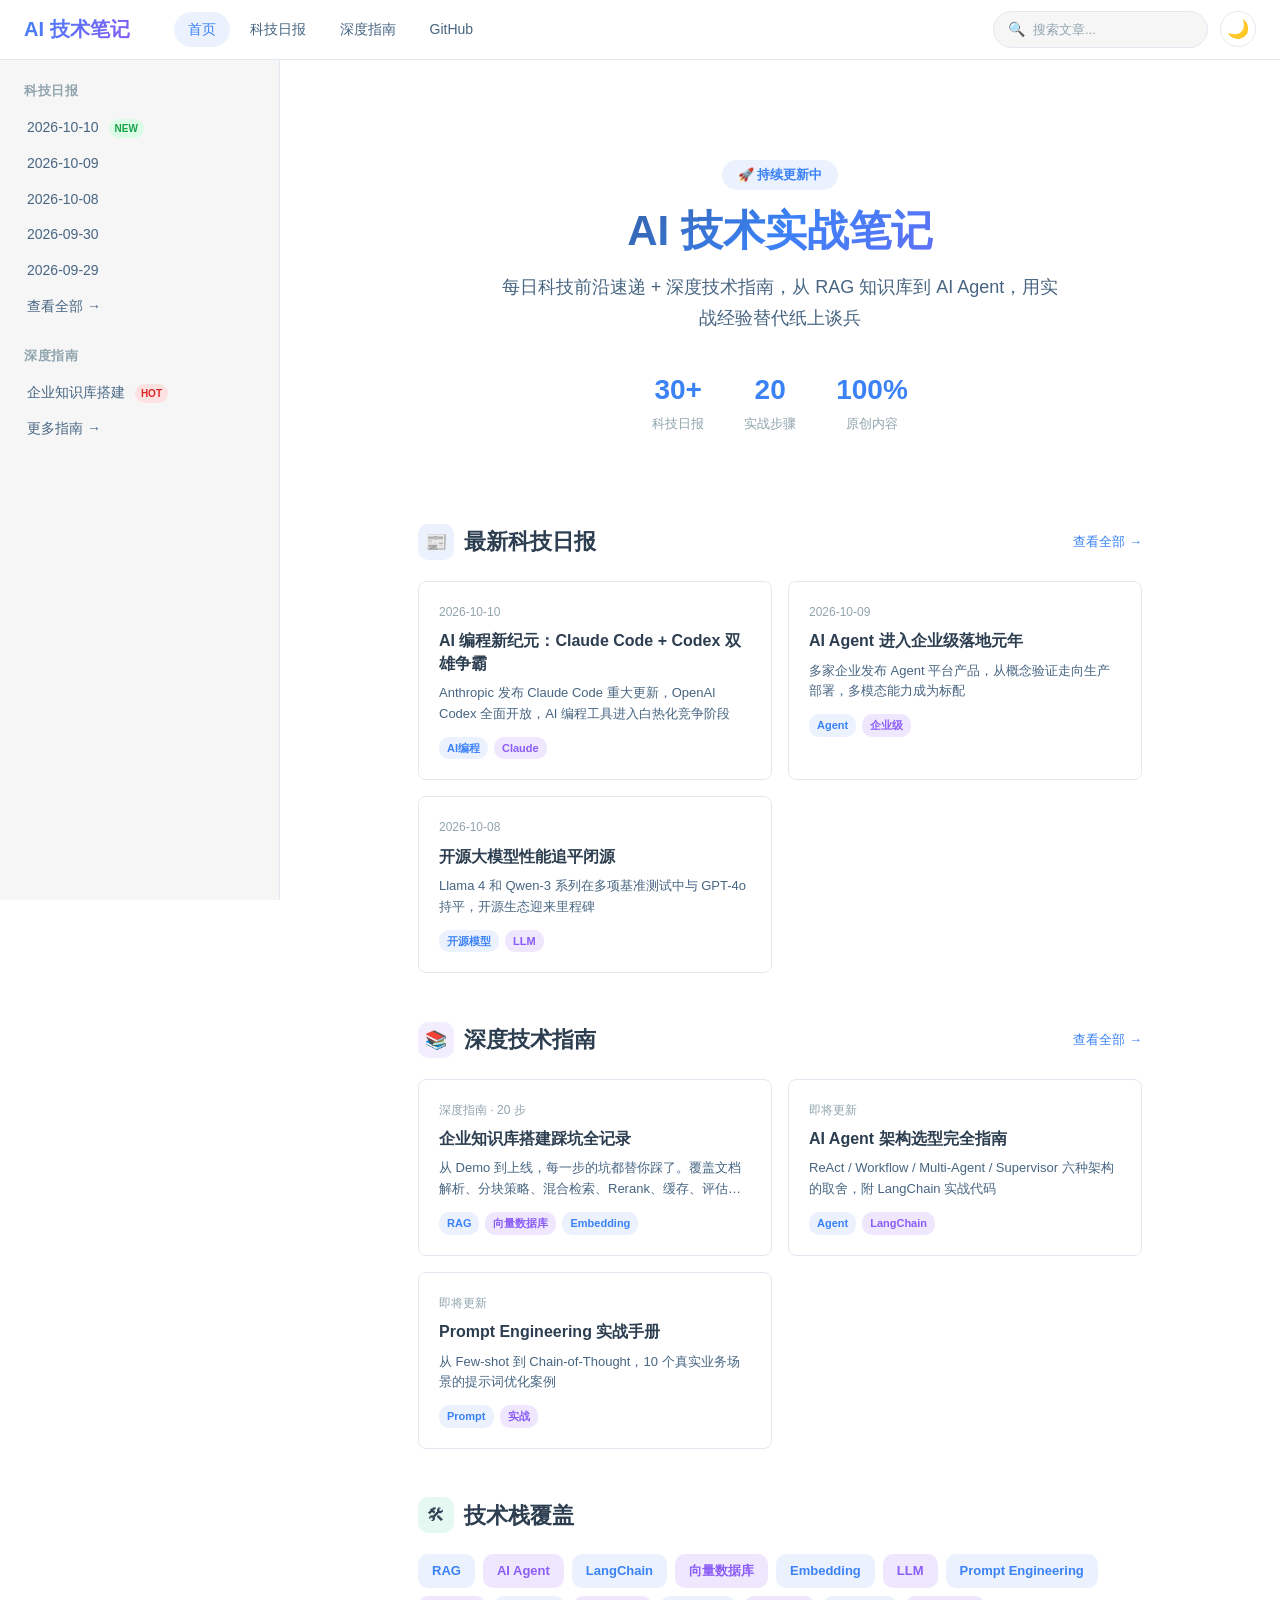
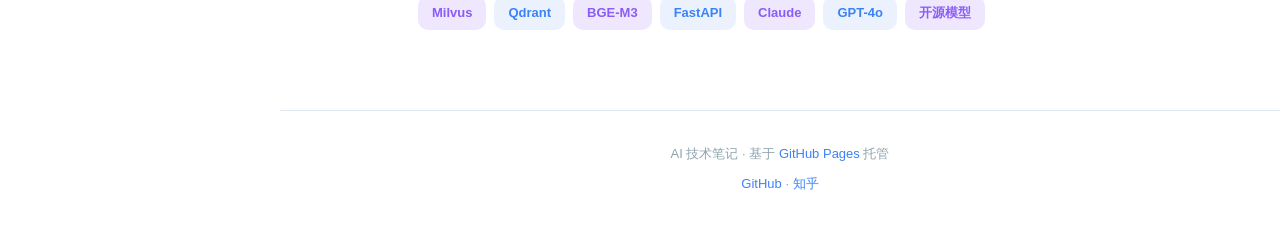
<file: index.html>
<!DOCTYPE html>
<html lang="zh-CN">
<head>
<meta charset="UTF-8">
<meta name="viewport" content="width=device-width, initial-scale=1.0">
<title>AI 技术笔记 — 科技日报 · 知识库指南 · 实战经验</title>
<link rel="stylesheet" href="assets/style.css">
</head>
<body>

<!-- Header -->
<header class="header">
  <div class="header-left">
    <button class="menu-btn" id="menu-btn">☰</button>
    <a href="index.html" class="logo">AI 技术笔记</a>
    <nav class="header-nav">
      <a href="index.html" class="active">首页</a>
      <a href="daily/index.html">科技日报</a>
      <a href="guides/index.html">深度指南</a>
      <a href="https://github.com/yhfwsntz9b-a11y" target="_blank">GitHub</a>
    </nav>
  </div>
  <div class="header-right">
    <div class="search-box">
      <span class="search-icon">🔍</span>
      <input type="text" id="search-input" placeholder="搜索文章...">
    </div>
    <button class="theme-toggle" id="theme-toggle">🌙</button>
  </div>
</header>

<!-- Progress Bar -->
<div class="progress-bar" id="progress-bar"></div>

<!-- Sidebar -->
<div class="sidebar-overlay" id="sidebar-overlay"></div>
<aside class="sidebar" id="sidebar">
  <div class="sidebar-group">
    <div class="sidebar-title">科技日报</div>
    <a href="daily/2026-10-10.html" class="sidebar-link">2026-10-10 <span class="badge badge-new">NEW</span></a>
    <a href="daily/2026-10-09.html" class="sidebar-link">2026-10-09</a>
    <a href="daily/2026-10-08.html" class="sidebar-link">2026-10-08</a>
    <a href="daily/2026-09-30.html" class="sidebar-link">2026-09-30</a>
    <a href="daily/2026-09-29.html" class="sidebar-link">2026-09-29</a>
    <a href="daily/index.html" class="sidebar-link">查看全部 →</a>
  </div>
  <div class="sidebar-group">
    <div class="sidebar-title">深度指南</div>
    <a href="guides/enterprise-kb.html" class="sidebar-link">企业知识库搭建 <span class="badge badge-hot">HOT</span></a>
    <a href="guides/index.html" class="sidebar-link">更多指南 →</a>
  </div>
</aside>

<!-- Main Content -->
<div class="layout">
<main class="main">
<div class="content">

  <!-- Hero -->
  <div class="hero">
    <div class="hero-tag">🚀 持续更新中</div>
    <h1>AI 技术实战笔记</h1>
    <p>每日科技前沿速递 + 深度技术指南，从 RAG 知识库到 AI Agent，用实战经验替代纸上谈兵</p>
    <div class="hero-stats">
      <div class="stat-item">
        <div class="stat-num">30+</div>
        <div class="stat-label">科技日报</div>
      </div>
      <div class="stat-item">
        <div class="stat-num">20</div>
        <div class="stat-label">实战步骤</div>
      </div>
      <div class="stat-item">
        <div class="stat-num">100%</div>
        <div class="stat-label">原创内容</div>
      </div>
    </div>
  </div>

  <!-- Latest Daily Reports -->
  <div class="section">
    <div class="section-header">
      <div class="section-icon" style="background:rgba(59,130,246,0.1);">📰</div>
      <h2>最新科技日报</h2>
      <a href="daily/index.html">查看全部 →</a>
    </div>
    <div class="card-grid">
      <a href="daily/2026-10-10.html" class="card animate-in" data-search="2026-10-10 AI编程 Claude Codex 科技日报">
        <div class="card-date">2026-10-10</div>
        <div class="card-title">AI 编程新纪元：Claude Code + Codex 双雄争霸</div>
        <div class="card-desc">Anthropic 发布 Claude Code 重大更新，OpenAI Codex 全面开放，AI 编程工具进入白热化竞争阶段</div>
        <div class="card-tags">
          <span class="card-tag">AI编程</span>
          <span class="card-tag accent">Claude</span>
        </div>
      </a>
      <a href="daily/2026-10-09.html" class="card animate-in" data-search="2026-10-09 AI Agent 多模态 科技日报">
        <div class="card-date">2026-10-09</div>
        <div class="card-title">AI Agent 进入企业级落地元年</div>
        <div class="card-desc">多家企业发布 Agent 平台产品，从概念验证走向生产部署，多模态能力成为标配</div>
        <div class="card-tags">
          <span class="card-tag">Agent</span>
          <span class="card-tag accent">企业级</span>
        </div>
      </a>
      <a href="daily/2026-10-08.html" class="card animate-in" data-search="2026-10-08 大模型 开源 科技日报">
        <div class="card-date">2026-10-08</div>
        <div class="card-title">开源大模型性能追平闭源</div>
        <div class="card-desc">Llama 4 和 Qwen-3 系列在多项基准测试中与 GPT-4o 持平，开源生态迎来里程碑</div>
        <div class="card-tags">
          <span class="card-tag">开源模型</span>
          <span class="card-tag accent">LLM</span>
        </div>
      </a>
    </div>
  </div>

  <!-- Deep Guides -->
  <div class="section">
    <div class="section-header">
      <div class="section-icon" style="background:rgba(139,92,246,0.1);">📚</div>
      <h2>深度技术指南</h2>
      <a href="guides/index.html">查看全部 →</a>
    </div>
    <div class="card-grid">
      <a href="guides/enterprise-kb.html" class="card animate-in" data-search="企业知识库 RAG 向量数据库 Embedding 搭建">
        <div class="card-date">深度指南 · 20 步</div>
        <div class="card-title">企业知识库搭建踩坑全记录</div>
        <div class="card-desc">从 Demo 到上线，每一步的坑都替你踩了。覆盖文档解析、分块策略、混合检索、Rerank、缓存、评估、安全全流程</div>
        <div class="card-tags">
          <span class="card-tag">RAG</span>
          <span class="card-tag accent">向量数据库</span>
          <span class="card-tag">Embedding</span>
        </div>
      </a>
      <a href="#" class="card animate-in" data-search="AI Agent 架构 LangChain 实战">
        <div class="card-date">即将更新</div>
        <div class="card-title">AI Agent 架构选型完全指南</div>
        <div class="card-desc">ReAct / Workflow / Multi-Agent / Supervisor 六种架构的取舍，附 LangChain 实战代码</div>
        <div class="card-tags">
          <span class="card-tag">Agent</span>
          <span class="card-tag accent">LangChain</span>
        </div>
      </a>
      <a href="#" class="card animate-in" data-search="Prompt Engineering 提示词工程 实战">
        <div class="card-date">即将更新</div>
        <div class="card-title">Prompt Engineering 实战手册</div>
        <div class="card-desc">从 Few-shot 到 Chain-of-Thought，10 个真实业务场景的提示词优化案例</div>
        <div class="card-tags">
          <span class="card-tag">Prompt</span>
          <span class="card-tag accent">实战</span>
        </div>
      </a>
    </div>
  </div>

  <!-- Tech Stack Section -->
  <div class="section">
    <div class="section-header">
      <div class="section-icon" style="background:rgba(16,185,129,0.1);">🛠</div>
      <h2>技术栈覆盖</h2>
    </div>
    <div style="display:flex;flex-wrap:wrap;gap:8px;margin-top:8px;">
      <span class="card-tag" style="padding:6px 14px;font-size:13px;">RAG</span>
      <span class="card-tag accent" style="padding:6px 14px;font-size:13px;">AI Agent</span>
      <span class="card-tag" style="padding:6px 14px;font-size:13px;">LangChain</span>
      <span class="card-tag accent" style="padding:6px 14px;font-size:13px;">向量数据库</span>
      <span class="card-tag" style="padding:6px 14px;font-size:13px;">Embedding</span>
      <span class="card-tag accent" style="padding:6px 14px;font-size:13px;">LLM</span>
      <span class="card-tag" style="padding:6px 14px;font-size:13px;">Prompt Engineering</span>
      <span class="card-tag accent" style="padding:6px 14px;font-size:13px;">Milvus</span>
      <span class="card-tag" style="padding:6px 14px;font-size:13px;">Qdrant</span>
      <span class="card-tag accent" style="padding:6px 14px;font-size:13px;">BGE-M3</span>
      <span class="card-tag" style="padding:6px 14px;font-size:13px;">FastAPI</span>
      <span class="card-tag accent" style="padding:6px 14px;font-size:13px;">Claude</span>
      <span class="card-tag" style="padding:6px 14px;font-size:13px;">GPT-4o</span>
      <span class="card-tag accent" style="padding:6px 14px;font-size:13px;">开源模型</span>
    </div>
  </div>

</div>

<!-- Footer -->
<footer class="footer">
  <p>AI 技术笔记 · 基于 <a href="https://pages.github.com/" target="_blank">GitHub Pages</a> 托管</p>
  <p style="margin-top:8px;">
    <a href="https://github.com/yhfwsntz9b-a11y" target="_blank">GitHub</a> · 
    <a href="https://www.zhihu.com" target="_blank">知乎</a>
  </p>
</footer>

</main>
</div>

<script src="assets/main.js"></script>
</body>
</html>
</file>
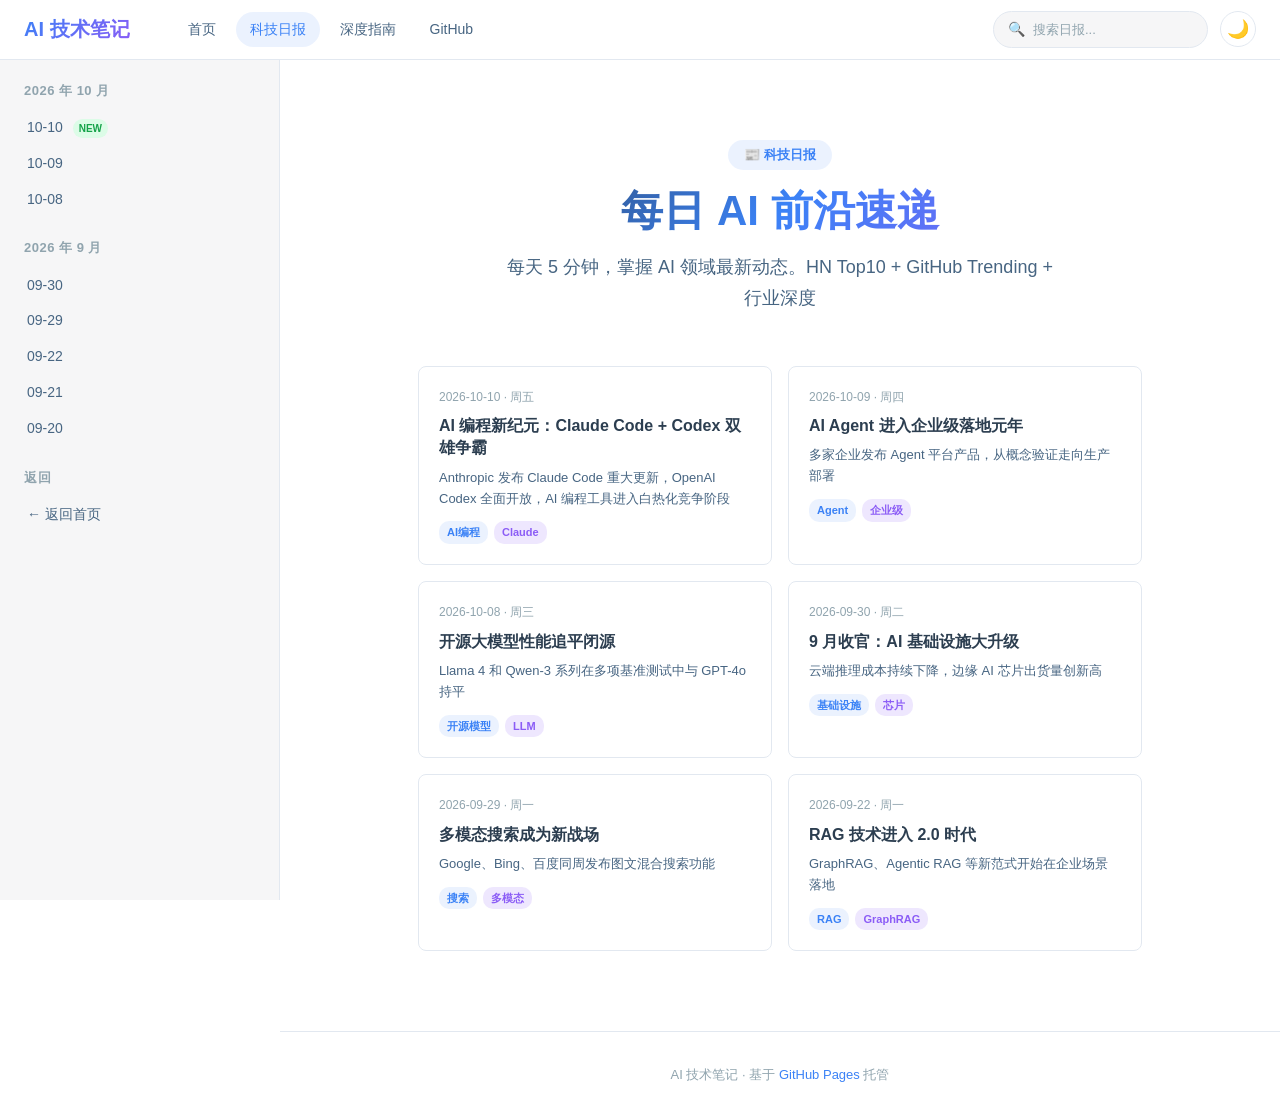
<file: daily/index.html>
<!DOCTYPE html>
<html lang="zh-CN">
<head>
<meta charset="UTF-8">
<meta name="viewport" content="width=device-width, initial-scale=1.0">
<title>科技日报合集 — AI 技术笔记</title>
<link rel="stylesheet" href="../assets/style.css">
</head>
<body>

<header class="header">
  <div class="header-left">
    <button class="menu-btn" id="menu-btn">☰</button>
    <a href="../index.html" class="logo">AI 技术笔记</a>
    <nav class="header-nav">
      <a href="../index.html">首页</a>
      <a href="../daily/index.html" class="active">科技日报</a>
      <a href="../guides/index.html">深度指南</a>
      <a href="https://github.com/yhfwsntz9b-a11y" target="_blank">GitHub</a>
    </nav>
  </div>
  <div class="header-right">
    <div class="search-box">
      <span class="search-icon">🔍</span>
      <input type="text" id="search-input" placeholder="搜索日报...">
    </div>
    <button class="theme-toggle" id="theme-toggle">🌙</button>
  </div>
</header>

<div class="progress-bar" id="progress-bar"></div>

<div class="sidebar-overlay" id="sidebar-overlay"></div>
<aside class="sidebar" id="sidebar">
  <div class="sidebar-group">
    <div class="sidebar-title">2026 年 10 月</div>
    <a href="2026-10-10.html" class="sidebar-link">10-10 <span class="badge badge-new">NEW</span></a>
    <a href="2026-10-09.html" class="sidebar-link">10-09</a>
    <a href="2026-10-08.html" class="sidebar-link">10-08</a>
  </div>
  <div class="sidebar-group">
    <div class="sidebar-title">2026 年 9 月</div>
    <a href="2026-09-30.html" class="sidebar-link">09-30</a>
    <a href="2026-09-29.html" class="sidebar-link">09-29</a>
    <a href="2026-09-22.html" class="sidebar-link">09-22</a>
    <a href="2026-09-21.html" class="sidebar-link">09-21</a>
    <a href="2026-09-20.html" class="sidebar-link">09-20</a>
  </div>
  <div class="sidebar-group">
    <div class="sidebar-title">返回</div>
    <a href="../index.html" class="sidebar-link">← 返回首页</a>
  </div>
</aside>

<div class="layout">
<main class="main">
<div class="content">

  <div class="hero" style="padding:40px 0 20px;">
    <div class="hero-tag">📰 科技日报</div>
    <h1>每日 AI 前沿速递</h1>
    <p>每天 5 分钟，掌握 AI 领域最新动态。HN Top10 + GitHub Trending + 行业深度</p>
  </div>

  <div class="card-grid" id="daily-cards">
    <a href="2026-10-10.html" class="card animate-in" data-search="2026-10-10 AI编程 Claude Codex Anthropic OpenAI">
      <div class="card-date">2026-10-10 · 周五</div>
      <div class="card-title">AI 编程新纪元：Claude Code + Codex 双雄争霸</div>
      <div class="card-desc">Anthropic 发布 Claude Code 重大更新，OpenAI Codex 全面开放，AI 编程工具进入白热化竞争阶段</div>
      <div class="card-tags">
        <span class="card-tag">AI编程</span>
        <span class="card-tag accent">Claude</span>
      </div>
    </a>
    <a href="2026-10-09.html" class="card animate-in" data-search="2026-10-09 AI Agent 企业级 多模态">
      <div class="card-date">2026-10-09 · 周四</div>
      <div class="card-title">AI Agent 进入企业级落地元年</div>
      <div class="card-desc">多家企业发布 Agent 平台产品，从概念验证走向生产部署</div>
      <div class="card-tags">
        <span class="card-tag">Agent</span>
        <span class="card-tag accent">企业级</span>
      </div>
    </a>
    <a href="2026-10-08.html" class="card animate-in" data-search="2026-10-08 开源大模型 Llama Qwen GPT-4o">
      <div class="card-date">2026-10-08 · 周三</div>
      <div class="card-title">开源大模型性能追平闭源</div>
      <div class="card-desc">Llama 4 和 Qwen-3 系列在多项基准测试中与 GPT-4o 持平</div>
      <div class="card-tags">
        <span class="card-tag">开源模型</span>
        <span class="card-tag accent">LLM</span>
      </div>
    </a>
    <a href="2026-09-30.html" class="card animate-in" data-search="2026-09-30 科技日报">
      <div class="card-date">2026-09-30 · 周二</div>
      <div class="card-title">9 月收官：AI 基础设施大升级</div>
      <div class="card-desc">云端推理成本持续下降，边缘 AI 芯片出货量创新高</div>
      <div class="card-tags">
        <span class="card-tag">基础设施</span>
        <span class="card-tag accent">芯片</span>
      </div>
    </a>
    <a href="2026-09-29.html" class="card animate-in" data-search="2026-09-29 科技日报">
      <div class="card-date">2026-09-29 · 周一</div>
      <div class="card-title">多模态搜索成为新战场</div>
      <div class="card-desc">Google、Bing、百度同周发布图文混合搜索功能</div>
      <div class="card-tags">
        <span class="card-tag">搜索</span>
        <span class="card-tag accent">多模态</span>
      </div>
    </a>
    <a href="2026-09-22.html" class="card animate-in" data-search="2026-09-22 科技日报">
      <div class="card-date">2026-09-22 · 周一</div>
      <div class="card-title">RAG 技术进入 2.0 时代</div>
      <div class="card-desc">GraphRAG、Agentic RAG 等新范式开始在企业场景落地</div>
      <div class="card-tags">
        <span class="card-tag">RAG</span>
        <span class="card-tag accent">GraphRAG</span>
      </div>
    </a>
  </div>

</div>

<footer class="footer">
  <p>AI 技术笔记 · 基于 <a href="https://pages.github.com/" target="_blank">GitHub Pages</a> 托管</p>
</footer>

</main>
</div>

<script src="../assets/main.js"></script>
</body>
</html>
</file>
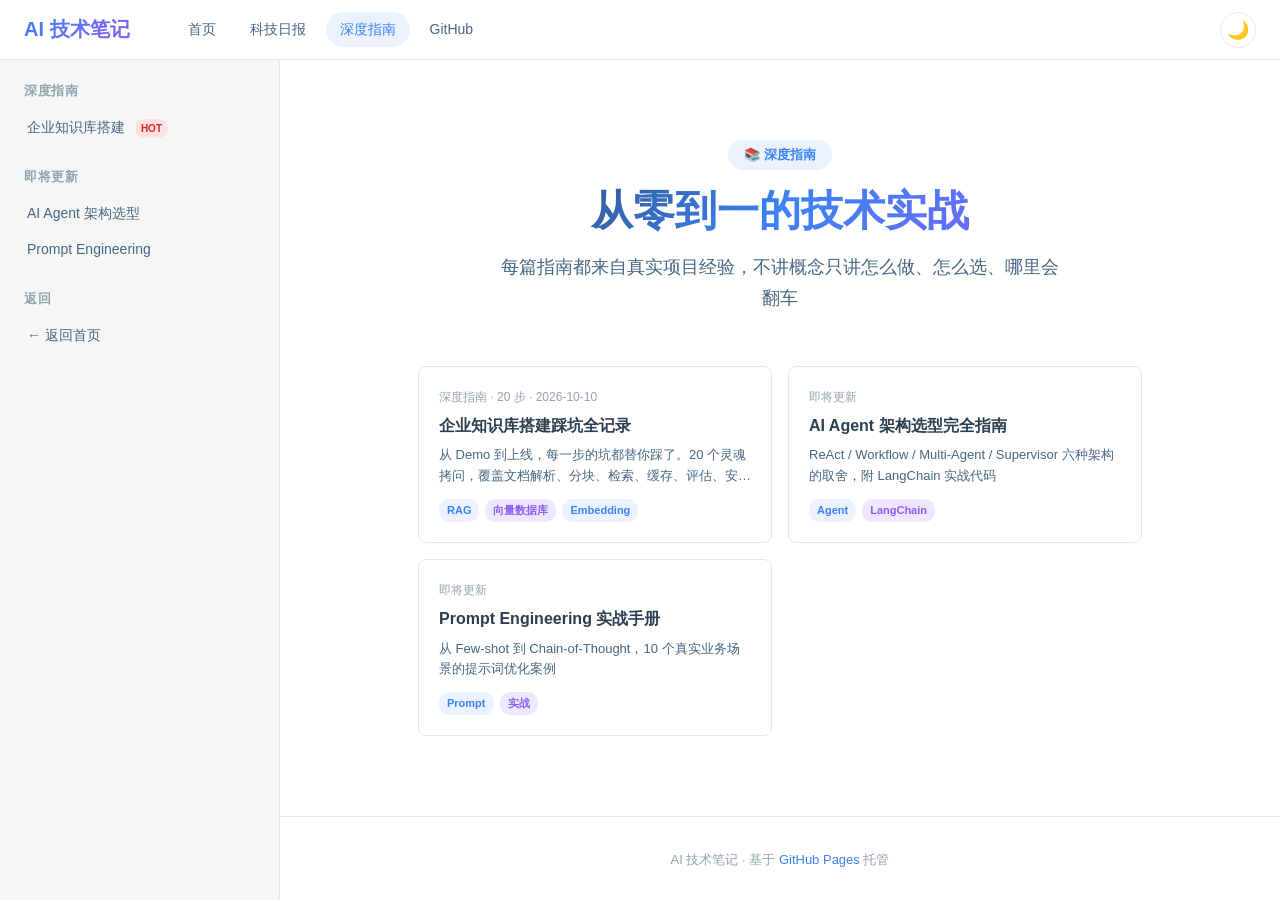
<file: guides/index.html>
<!DOCTYPE html>
<html lang="zh-CN">
<head>
<meta charset="UTF-8">
<meta name="viewport" content="width=device-width, initial-scale=1.0">
<title>深度指南 — AI 技术笔记</title>
<link rel="stylesheet" href="../assets/style.css">
</head>
<body>

<header class="header">
  <div class="header-left">
    <button class="menu-btn" id="menu-btn">☰</button>
    <a href="../index.html" class="logo">AI 技术笔记</a>
    <nav class="header-nav">
      <a href="../index.html">首页</a>
      <a href="../daily/index.html">科技日报</a>
      <a href="../guides/index.html" class="active">深度指南</a>
      <a href="https://github.com/yhfwsntz9b-a11y" target="_blank">GitHub</a>
    </nav>
  </div>
  <div class="header-right">
    <button class="theme-toggle" id="theme-toggle">🌙</button>
  </div>
</header>

<div class="progress-bar" id="progress-bar"></div>

<div class="sidebar-overlay" id="sidebar-overlay"></div>
<aside class="sidebar" id="sidebar">
  <div class="sidebar-group">
    <div class="sidebar-title">深度指南</div>
    <a href="enterprise-kb.html" class="sidebar-link">企业知识库搭建 <span class="badge badge-hot">HOT</span></a>
  </div>
  <div class="sidebar-group">
    <div class="sidebar-title">即将更新</div>
    <a href="#" class="sidebar-link">AI Agent 架构选型</a>
    <a href="#" class="sidebar-link">Prompt Engineering</a>
  </div>
  <div class="sidebar-group">
    <div class="sidebar-title">返回</div>
    <a href="../index.html" class="sidebar-link">← 返回首页</a>
  </div>
</aside>

<div class="layout">
<main class="main">
<div class="content">

  <div class="hero" style="padding:40px 0 20px;">
    <div class="hero-tag">📚 深度指南</div>
    <h1>从零到一的技术实战</h1>
    <p>每篇指南都来自真实项目经验，不讲概念只讲怎么做、怎么选、哪里会翻车</p>
  </div>

  <div class="card-grid">
    <a href="enterprise-kb.html" class="card animate-in" data-search="企业知识库 RAG 向量数据库 Embedding 搭建 踩坑">
      <div class="card-date">深度指南 · 20 步 · 2026-10-10</div>
      <div class="card-title">企业知识库搭建踩坑全记录</div>
      <div class="card-desc">从 Demo 到上线，每一步的坑都替你踩了。20 个灵魂拷问，覆盖文档解析、分块、检索、缓存、评估、安全、灰度发布全流程</div>
      <div class="card-tags">
        <span class="card-tag">RAG</span>
        <span class="card-tag accent">向量数据库</span>
        <span class="card-tag">Embedding</span>
      </div>
    </a>
    <a href="#" class="card animate-in" data-search="AI Agent 架构 LangChain ReAct Multi-Agent">
      <div class="card-date">即将更新</div>
      <div class="card-title">AI Agent 架构选型完全指南</div>
      <div class="card-desc">ReAct / Workflow / Multi-Agent / Supervisor 六种架构的取舍，附 LangChain 实战代码</div>
      <div class="card-tags">
        <span class="card-tag">Agent</span>
        <span class="card-tag accent">LangChain</span>
      </div>
    </a>
    <a href="#" class="card animate-in" data-search="Prompt Engineering 提示词工程 Few-shot Chain-of-Thought">
      <div class="card-date">即将更新</div>
      <div class="card-title">Prompt Engineering 实战手册</div>
      <div class="card-desc">从 Few-shot 到 Chain-of-Thought，10 个真实业务场景的提示词优化案例</div>
      <div class="card-tags">
        <span class="card-tag">Prompt</span>
        <span class="card-tag accent">实战</span>
      </div>
    </a>
  </div>

</div>

<footer class="footer">
  <p>AI 技术笔记 · 基于 <a href="https://pages.github.com/" target="_blank">GitHub Pages</a> 托管</p>
</footer>

</main>
</div>

<script src="../assets/main.js"></script>
</body>
</html>
</file>
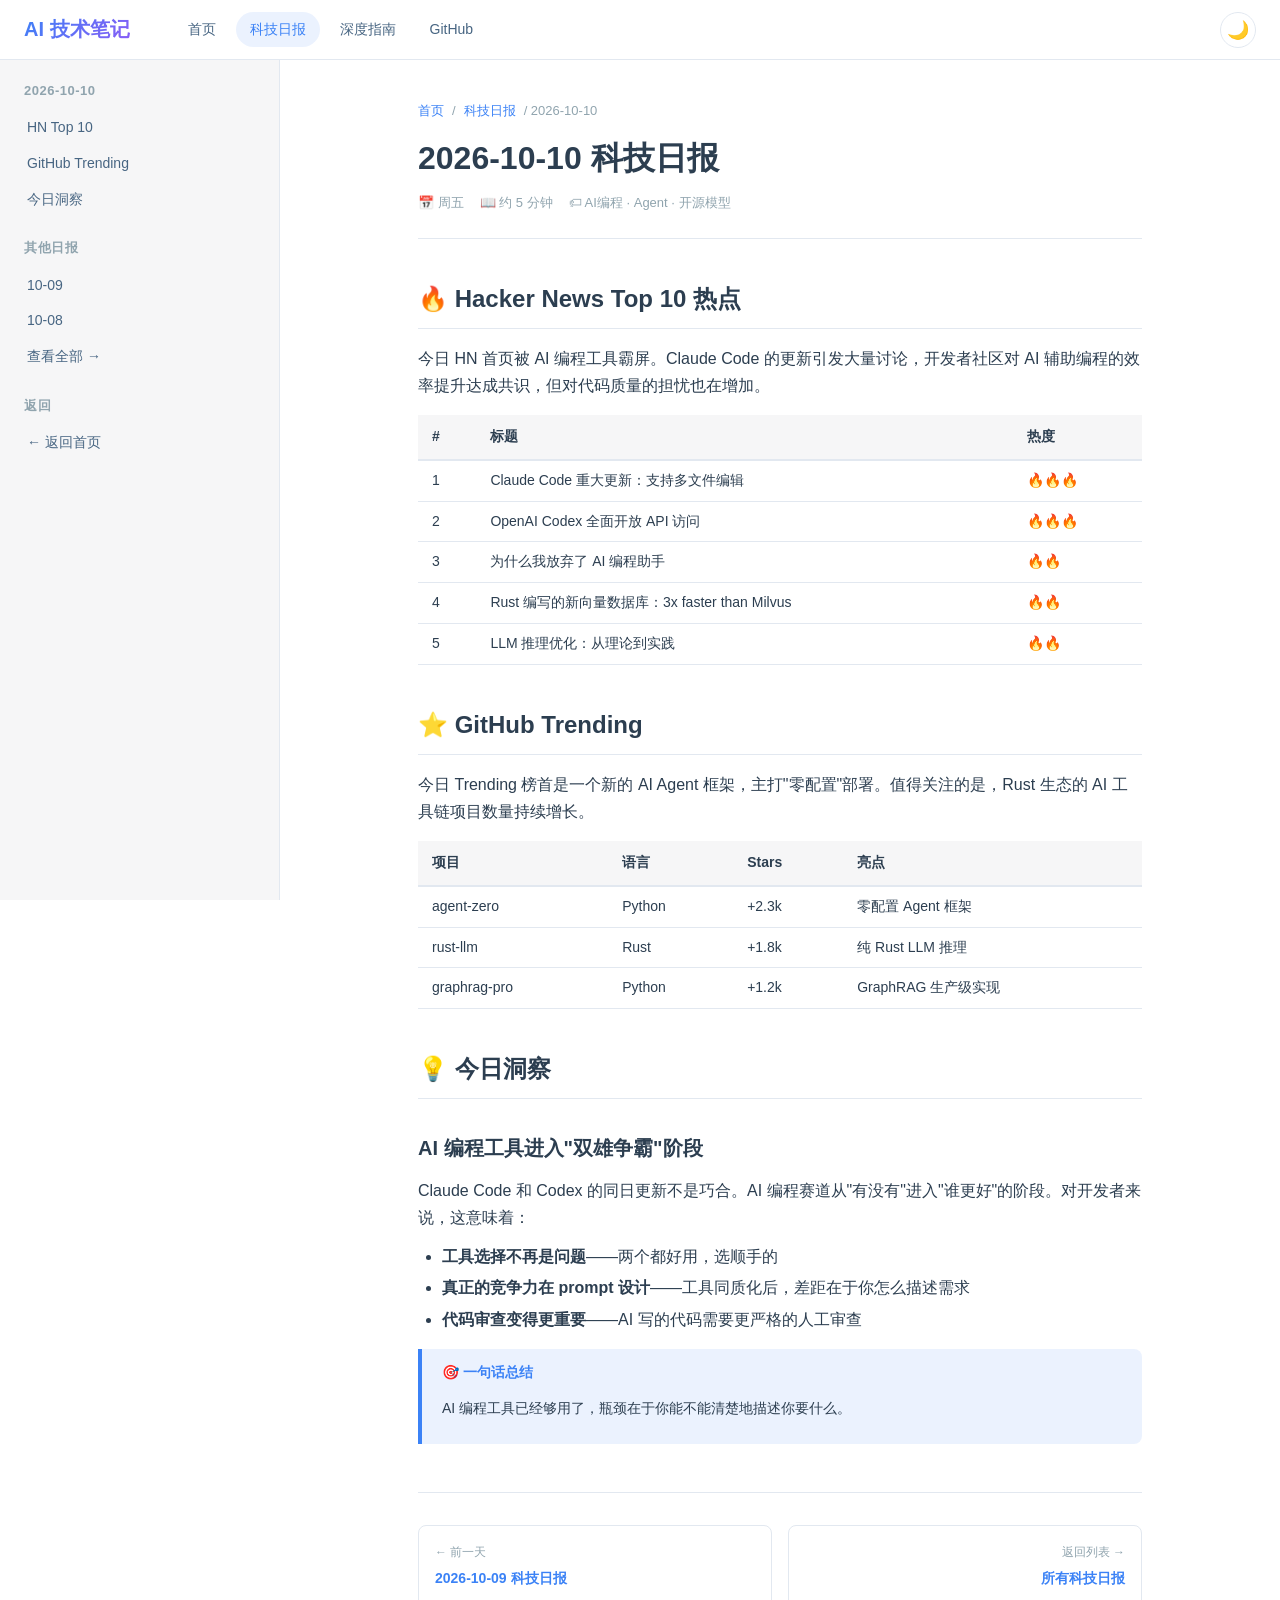
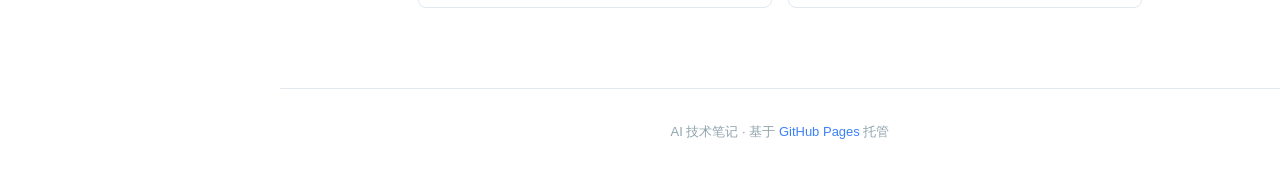
<file: daily/2026-10-10.html>
<!DOCTYPE html>
<html lang="zh-CN">
<head>
<meta charset="UTF-8">
<meta name="viewport" content="width=device-width, initial-scale=1.0">
<title>2026-10-10 科技日报 — AI 技术笔记</title>
<link rel="stylesheet" href="../assets/style.css">
</head>
<body>

<header class="header">
  <div class="header-left">
    <button class="menu-btn" id="menu-btn">☰</button>
    <a href="../index.html" class="logo">AI 技术笔记</a>
    <nav class="header-nav">
      <a href="../index.html">首页</a>
      <a href="../daily/index.html" class="active">科技日报</a>
      <a href="../guides/index.html">深度指南</a>
      <a href="https://github.com/yhfwsntz9b-a11y" target="_blank">GitHub</a>
    </nav>
  </div>
  <div class="header-right">
    <button class="theme-toggle" id="theme-toggle">🌙</button>
  </div>
</header>

<div class="progress-bar" id="progress-bar"></div>

<div class="sidebar-overlay" id="sidebar-overlay"></div>
<aside class="sidebar" id="sidebar">
  <div class="sidebar-group">
    <div class="sidebar-title">2026-10-10</div>
    <a href="#hn" class="sidebar-link">HN Top 10</a>
    <a href="#github" class="sidebar-link">GitHub Trending</a>
    <a href="#insight" class="sidebar-link">今日洞察</a>
  </div>
  <div class="sidebar-group">
    <div class="sidebar-title">其他日报</div>
    <a href="2026-10-09.html" class="sidebar-link">10-09</a>
    <a href="2026-10-08.html" class="sidebar-link">10-08</a>
    <a href="index.html" class="sidebar-link">查看全部 →</a>
  </div>
  <div class="sidebar-group">
    <div class="sidebar-title">返回</div>
    <a href="../index.html" class="sidebar-link">← 返回首页</a>
  </div>
</aside>

<div class="layout">
<main class="main">
<div class="content">

  <div class="article-header">
    <div class="breadcrumb">
      <a href="../index.html">首页</a> / <a href="index.html">科技日报</a> / 2026-10-10
    </div>
    <h1>2026-10-10 科技日报</h1>
    <div class="article-meta">
      <span>📅 周五</span>
      <span>📖 约 5 分钟</span>
      <span>🏷 AI编程 · Agent · 开源模型</span>
    </div>
  </div>

  <div class="prose">

    <h2 id="hn">🔥 Hacker News Top 10 热点</h2>
    <p>今日 HN 首页被 AI 编程工具霸屏。Claude Code 的更新引发大量讨论，开发者社区对 AI 辅助编程的效率提升达成共识，但对代码质量的担忧也在增加。</p>

    <table>
      <tr><th>#</th><th>标题</th><th>热度</th></tr>
      <tr><td>1</td><td>Claude Code 重大更新：支持多文件编辑</td><td>🔥🔥🔥</td></tr>
      <tr><td>2</td><td>OpenAI Codex 全面开放 API 访问</td><td>🔥🔥🔥</td></tr>
      <tr><td>3</td><td>为什么我放弃了 AI 编程助手</td><td>🔥🔥</td></tr>
      <tr><td>4</td><td>Rust 编写的新向量数据库：3x faster than Milvus</td><td>🔥🔥</td></tr>
      <tr><td>5</td><td>LLM 推理优化：从理论到实践</td><td>🔥🔥</td></tr>
    </table>

    <h2 id="github">⭐ GitHub Trending</h2>
    <p>今日 Trending 榜首是一个新的 AI Agent 框架，主打"零配置"部署。值得关注的是，Rust 生态的 AI 工具链项目数量持续增长。</p>

    <table>
      <tr><th>项目</th><th>语言</th><th>Stars</th><th>亮点</th></tr>
      <tr><td>agent-zero</td><td>Python</td><td>+2.3k</td><td>零配置 Agent 框架</td></tr>
      <tr><td>rust-llm</td><td>Rust</td><td>+1.8k</td><td>纯 Rust LLM 推理</td></tr>
      <tr><td>graphrag-pro</td><td>Python</td><td>+1.2k</td><td>GraphRAG 生产级实现</td></tr>
    </table>

    <h2 id="insight">💡 今日洞察</h2>

    <h3>AI 编程工具进入"双雄争霸"阶段</h3>
    <p>Claude Code 和 Codex 的同日更新不是巧合。AI 编程赛道从"有没有"进入"谁更好"的阶段。对开发者来说，这意味着：</p>
    <ul>
      <li><strong>工具选择不再是问题</strong>——两个都好用，选顺手的</li>
      <li><strong>真正的竞争力在 prompt 设计</strong>——工具同质化后，差距在于你怎么描述需求</li>
      <li><strong>代码审查变得更重要</strong>——AI 写的代码需要更严格的人工审查</li>
    </ul>

    <div class="tip-box">
      <div class="box-title">🎯 一句话总结</div>
      <p>AI 编程工具已经够用了，瓶颈在于你能不能清楚地描述你要什么。</p>
    </div>

  </div>

  <div class="article-nav">
    <a href="2026-10-09.html">
      <div class="nav-label">← 前一天</div>
      <div class="nav-title">2026-10-09 科技日报</div>
    </a>
    <a href="index.html" class="next">
      <div class="nav-label">返回列表 →</div>
      <div class="nav-title">所有科技日报</div>
    </a>
  </div>

</div>

<footer class="footer">
  <p>AI 技术笔记 · 基于 <a href="https://pages.github.com/" target="_blank">GitHub Pages</a> 托管</p>
</footer>

</main>
</div>

<script src="../assets/main.js"></script>
</body>
</html>
</file>
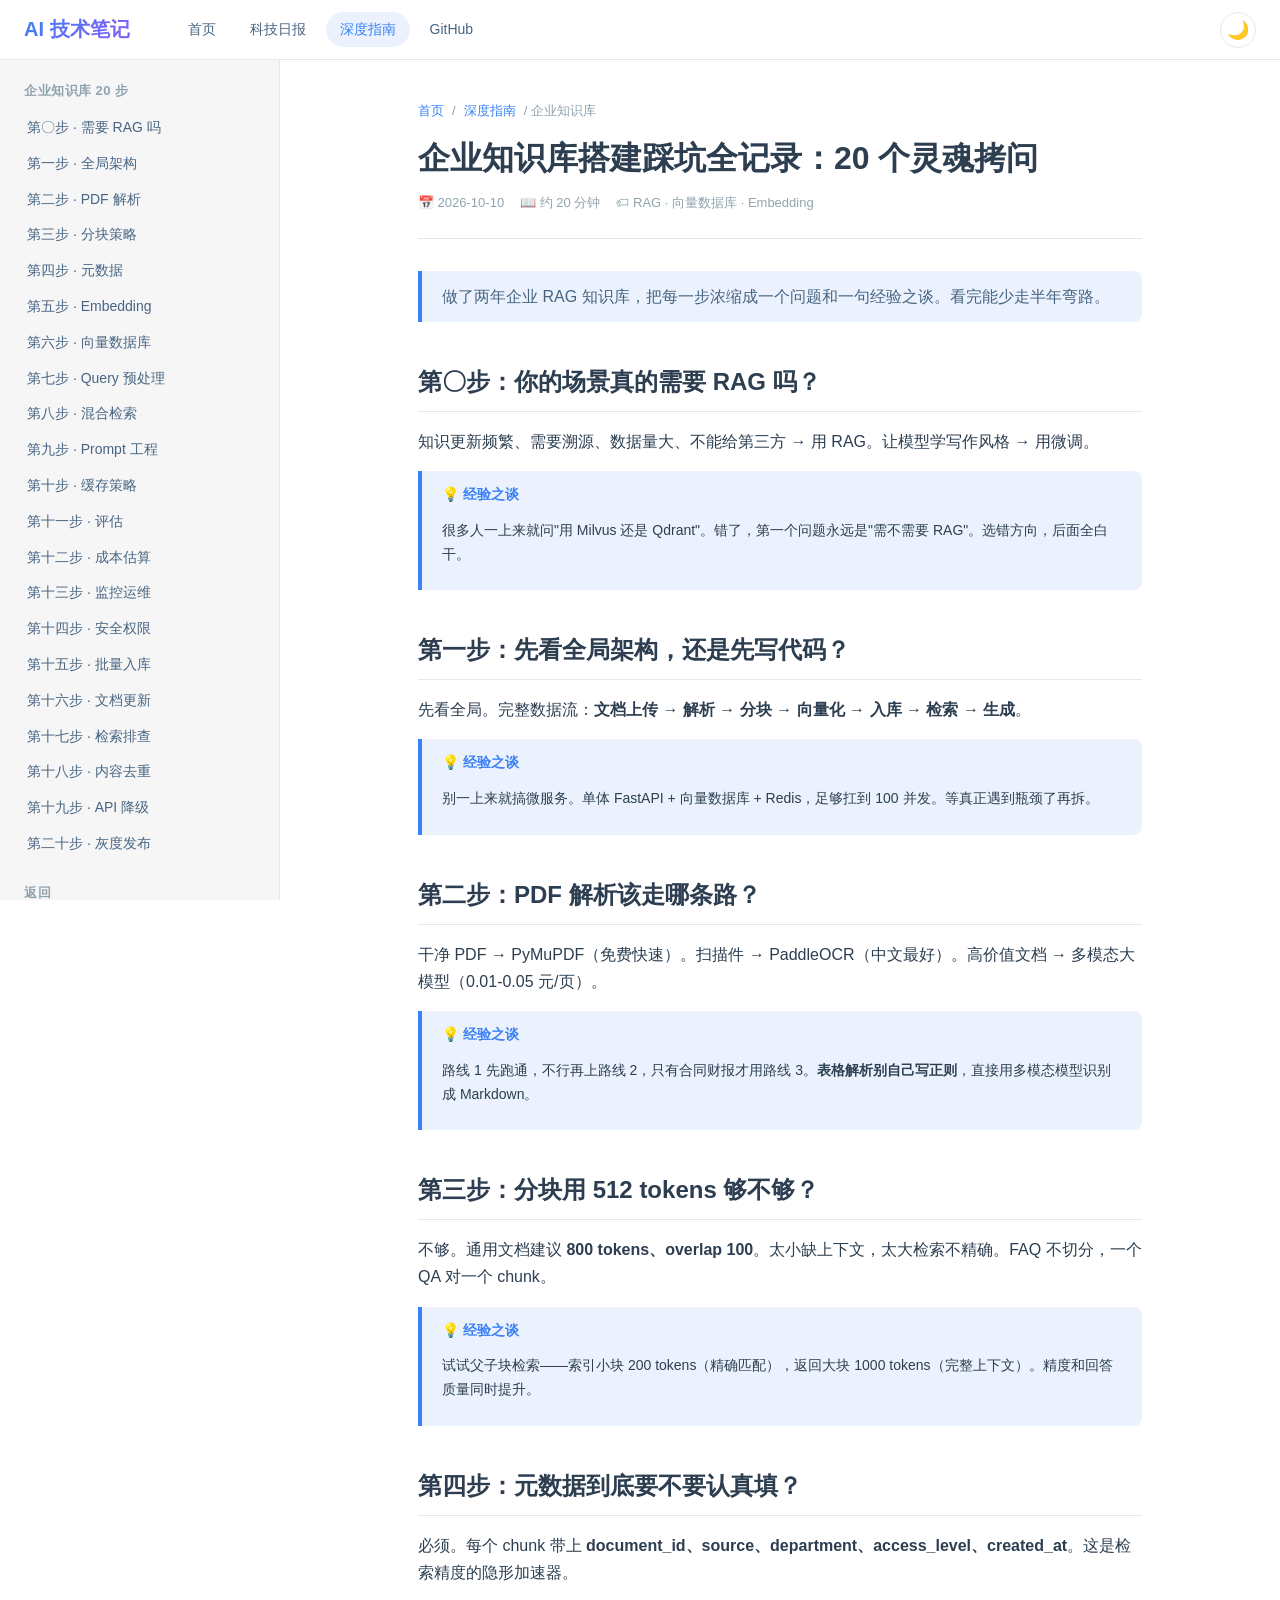
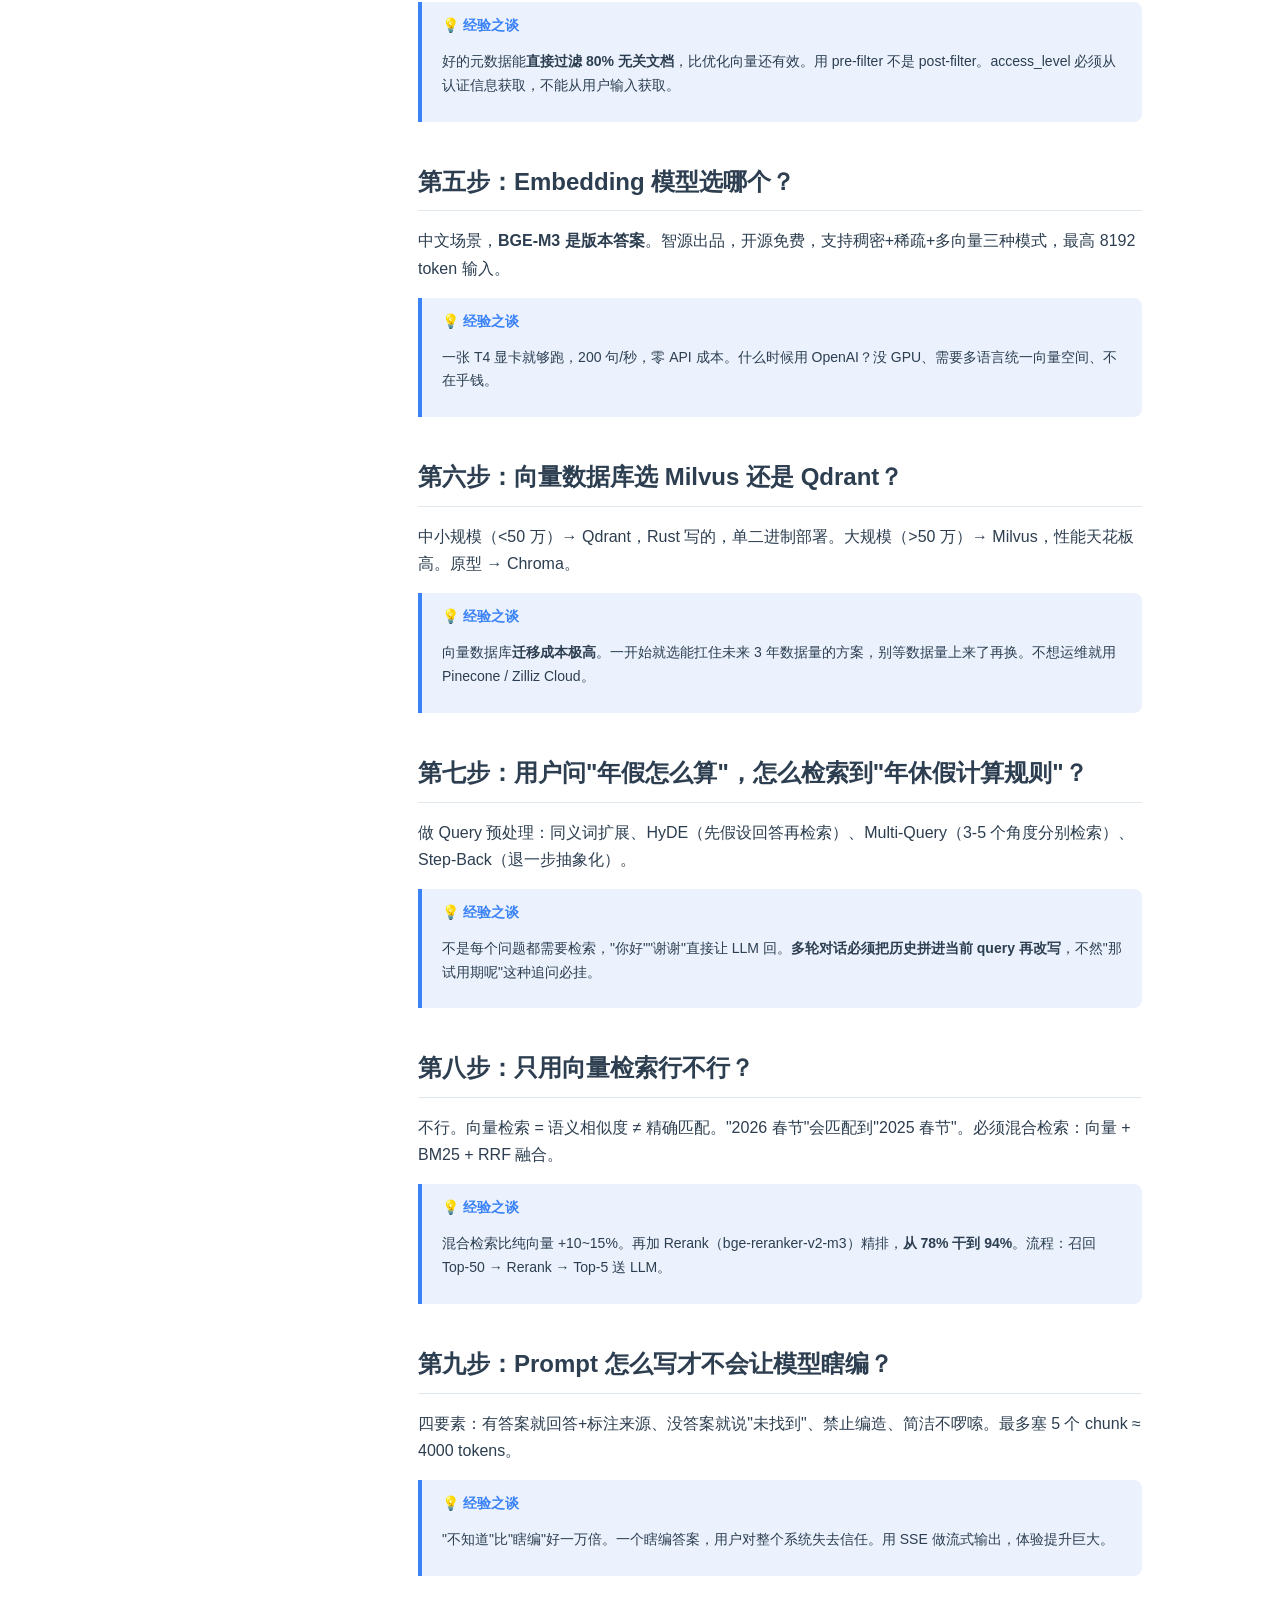
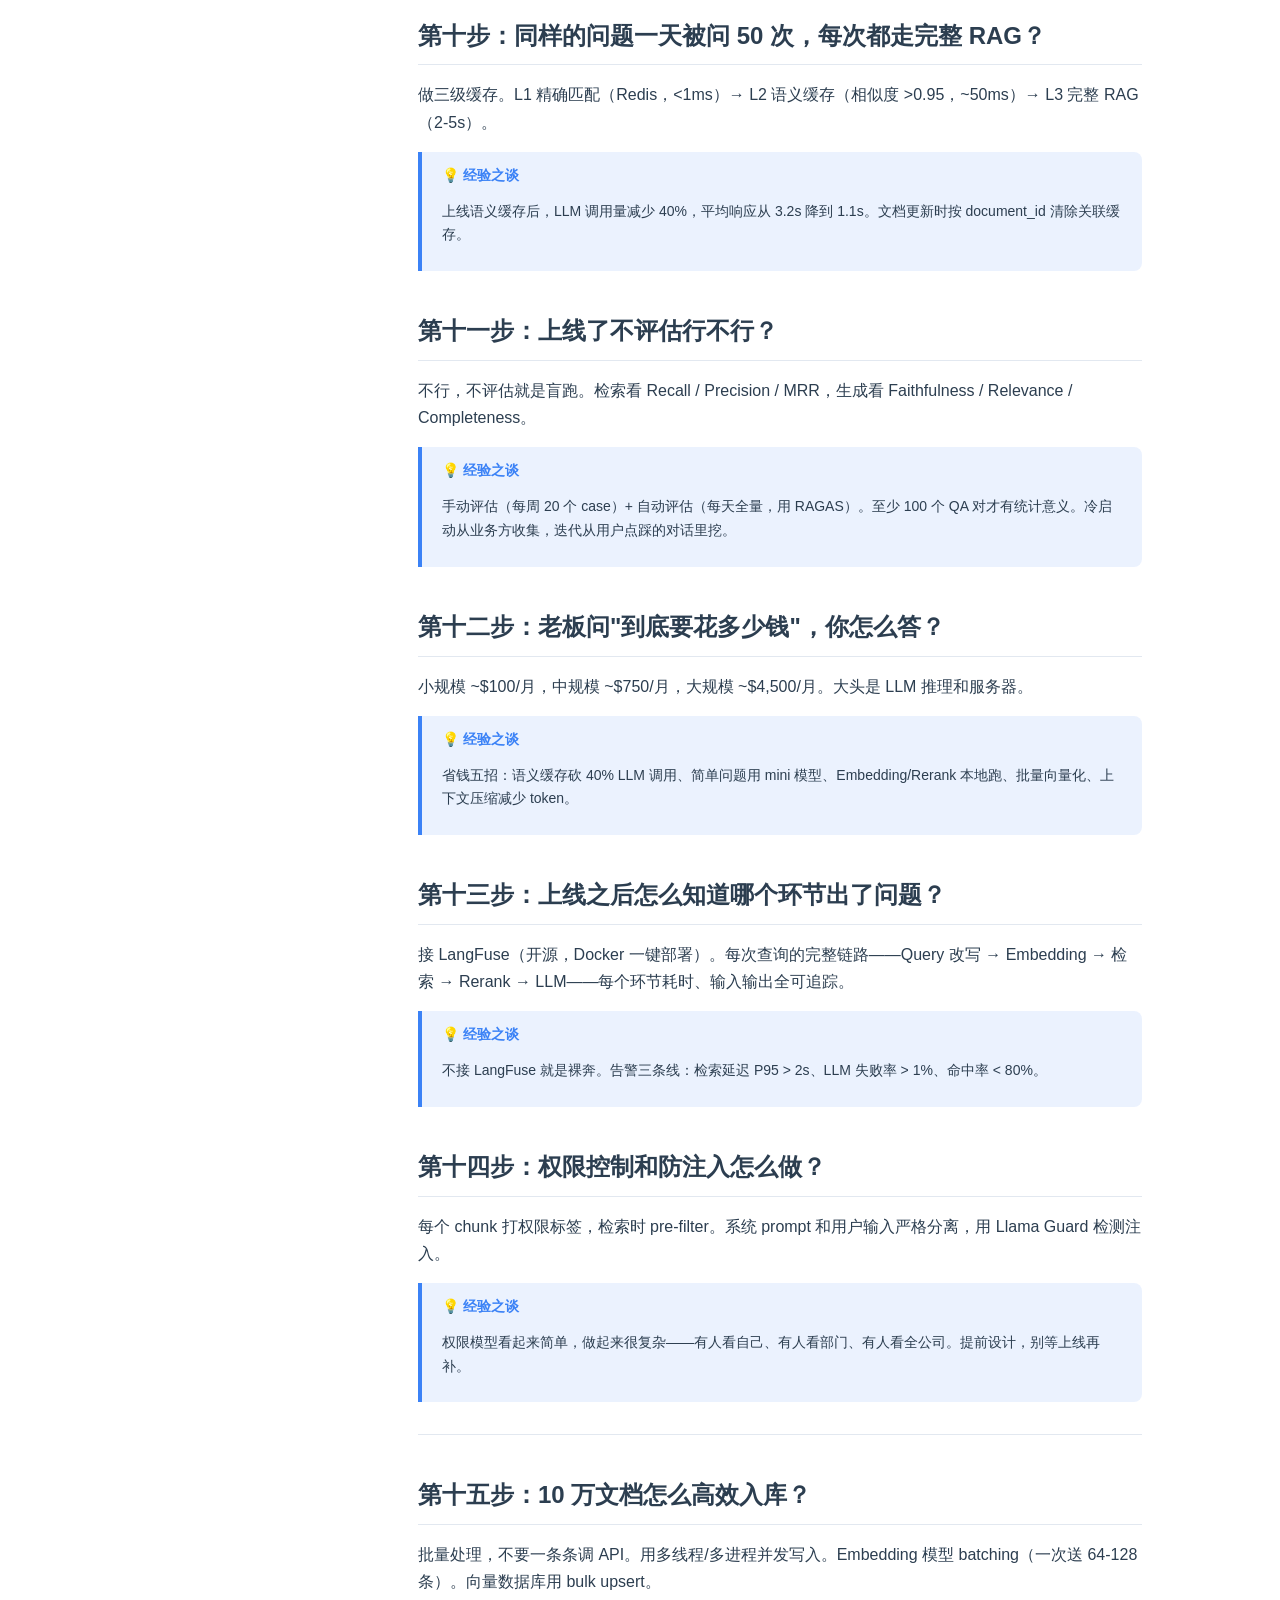
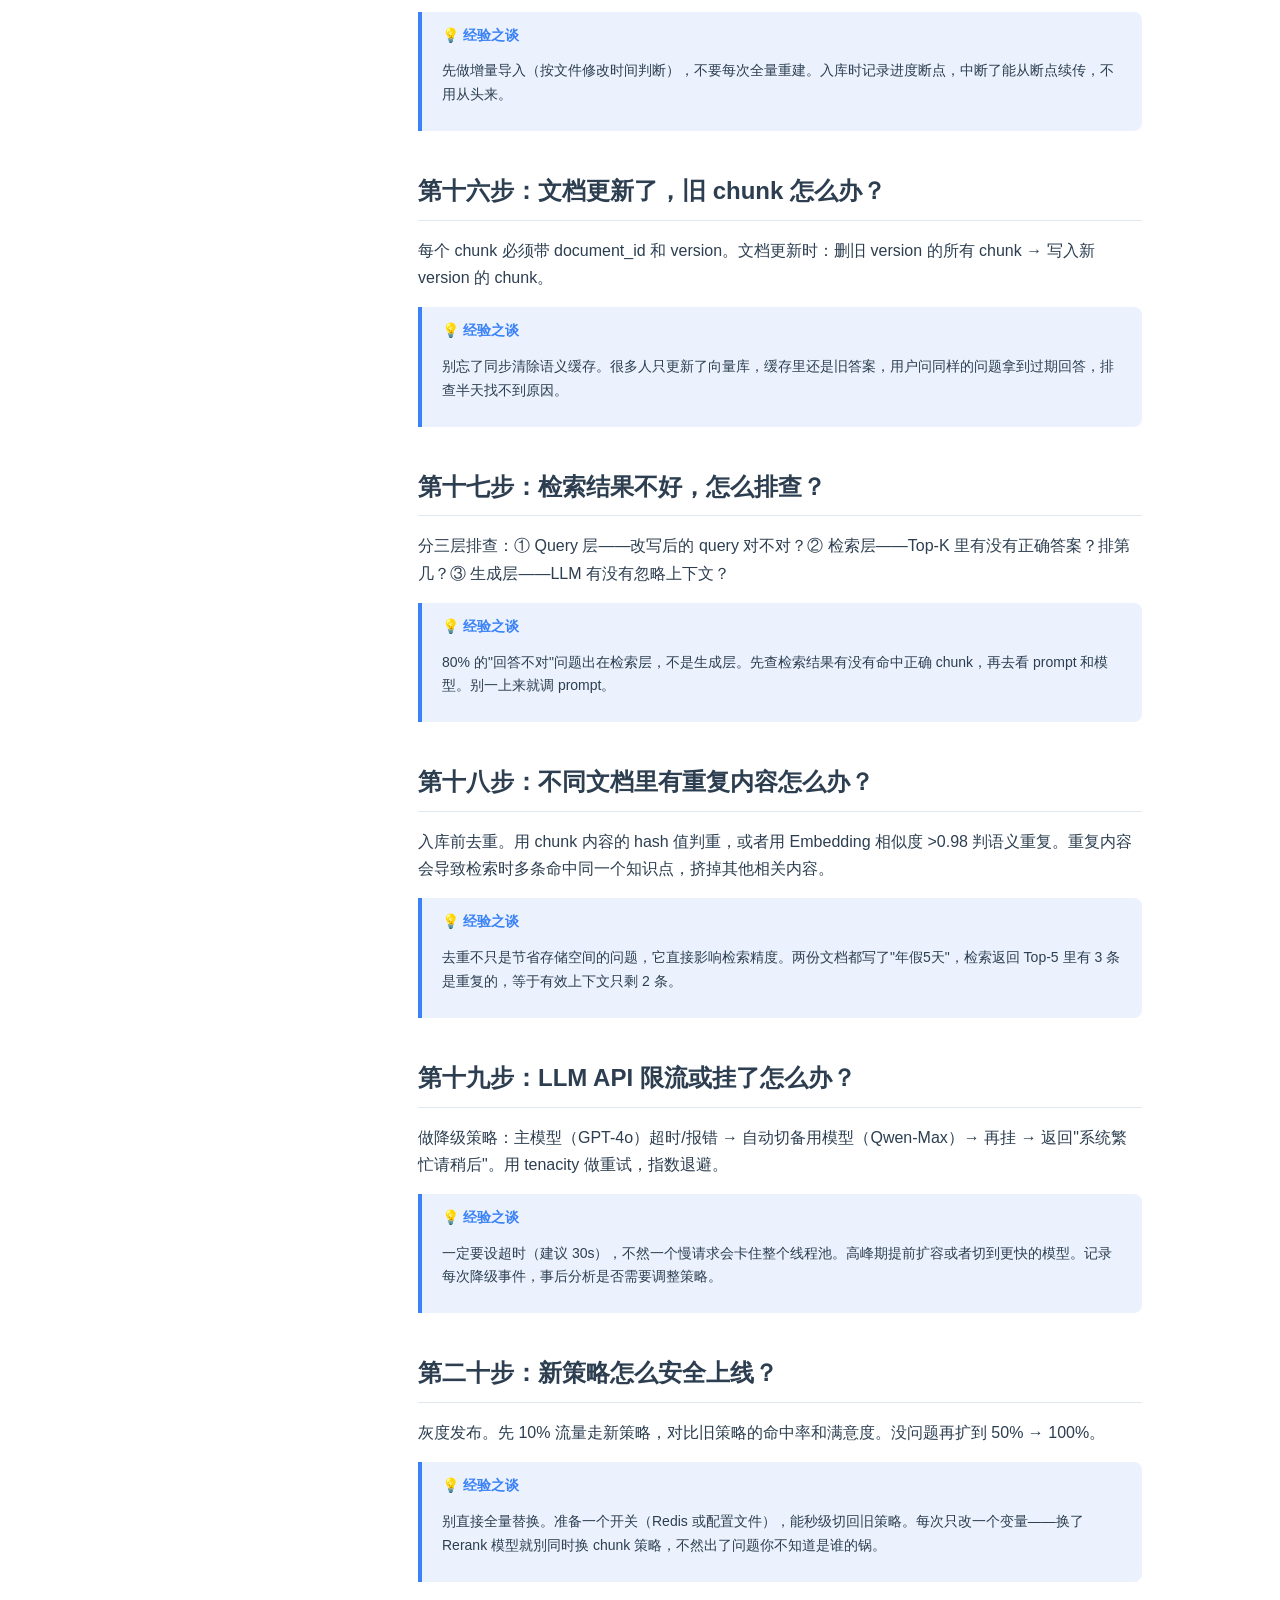
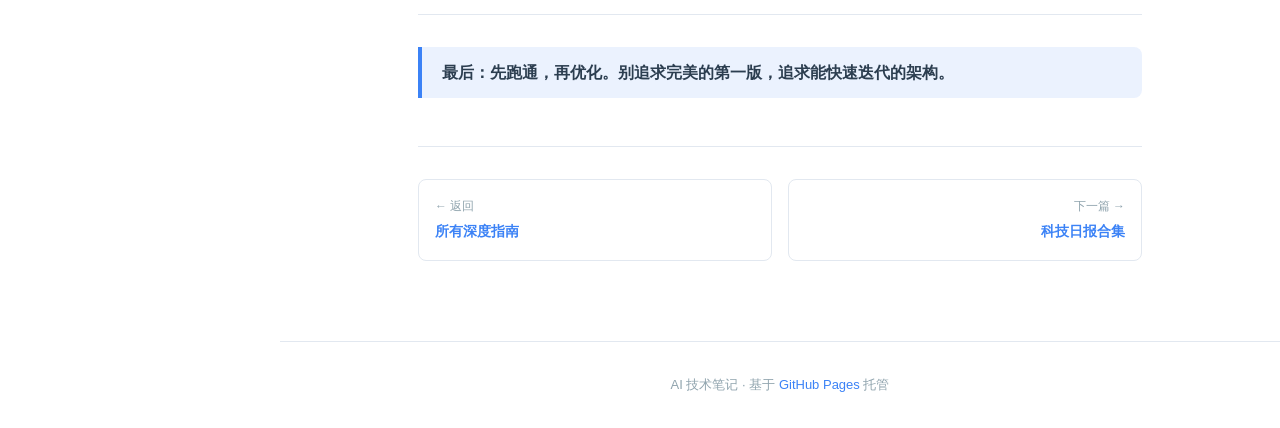
<file: guides/enterprise-kb.html>
<!DOCTYPE html>
<html lang="zh-CN">
<head>
<meta charset="UTF-8">
<meta name="viewport" content="width=device-width, initial-scale=1.0">
<title>企业知识库搭建踩坑全记录：20 个灵魂拷问 — AI 技术笔记</title>
<link rel="stylesheet" href="../assets/style.css">
</head>
<body>

<header class="header">
  <div class="header-left">
    <button class="menu-btn" id="menu-btn">☰</button>
    <a href="../index.html" class="logo">AI 技术笔记</a>
    <nav class="header-nav">
      <a href="../index.html">首页</a>
      <a href="../daily/index.html">科技日报</a>
      <a href="../guides/index.html" class="active">深度指南</a>
      <a href="https://github.com/yhfwsntz9b-a11y" target="_blank">GitHub</a>
    </nav>
  </div>
  <div class="header-right">
    <button class="theme-toggle" id="theme-toggle">🌙</button>
  </div>
</header>

<div class="progress-bar" id="progress-bar"></div>

<div class="sidebar-overlay" id="sidebar-overlay"></div>
<aside class="sidebar" id="sidebar">
  <div class="sidebar-group">
    <div class="sidebar-title">企业知识库 20 步</div>
    <a href="#step0" class="sidebar-link">第〇步 · 需要 RAG 吗</a>
    <a href="#step1" class="sidebar-link">第一步 · 全局架构</a>
    <a href="#step2" class="sidebar-link">第二步 · PDF 解析</a>
    <a href="#step3" class="sidebar-link">第三步 · 分块策略</a>
    <a href="#step4" class="sidebar-link">第四步 · 元数据</a>
    <a href="#step5" class="sidebar-link">第五步 · Embedding</a>
    <a href="#step6" class="sidebar-link">第六步 · 向量数据库</a>
    <a href="#step7" class="sidebar-link">第七步 · Query 预处理</a>
    <a href="#step8" class="sidebar-link">第八步 · 混合检索</a>
    <a href="#step9" class="sidebar-link">第九步 · Prompt 工程</a>
    <a href="#step10" class="sidebar-link">第十步 · 缓存策略</a>
    <a href="#step11" class="sidebar-link">第十一步 · 评估</a>
    <a href="#step12" class="sidebar-link">第十二步 · 成本估算</a>
    <a href="#step13" class="sidebar-link">第十三步 · 监控运维</a>
    <a href="#step14" class="sidebar-link">第十四步 · 安全权限</a>
    <a href="#step15" class="sidebar-link">第十五步 · 批量入库</a>
    <a href="#step16" class="sidebar-link">第十六步 · 文档更新</a>
    <a href="#step17" class="sidebar-link">第十七步 · 检索排查</a>
    <a href="#step18" class="sidebar-link">第十八步 · 内容去重</a>
    <a href="#step19" class="sidebar-link">第十九步 · API 降级</a>
    <a href="#step20" class="sidebar-link">第二十步 · 灰度发布</a>
  </div>
  <div class="sidebar-group">
    <div class="sidebar-title">返回</div>
    <a href="../index.html" class="sidebar-link">← 返回首页</a>
    <a href="index.html" class="sidebar-link">所有指南 →</a>
  </div>
</aside>

<div class="layout">
<main class="main">
<div class="content">

  <div class="article-header">
    <div class="breadcrumb">
      <a href="../index.html">首页</a> / <a href="index.html">深度指南</a> / 企业知识库
    </div>
    <h1>企业知识库搭建踩坑全记录：20 个灵魂拷问</h1>
    <div class="article-meta">
      <span>📅 2026-10-10</span>
      <span>📖 约 20 分钟</span>
      <span>🏷 RAG · 向量数据库 · Embedding</span>
    </div>
  </div>

  <div class="prose">

    <blockquote>做了两年企业 RAG 知识库，把每一步浓缩成一个问题和一句经验之谈。看完能少走半年弯路。</blockquote>

    <h2 id="step0">第〇步：你的场景真的需要 RAG 吗？</h2>
    <p>知识更新频繁、需要溯源、数据量大、不能给第三方 → 用 RAG。让模型学写作风格 → 用微调。</p>
    <div class="tip-box">
      <div class="box-title">💡 经验之谈</div>
      <p>很多人一上来就问"用 Milvus 还是 Qdrant"。错了，第一个问题永远是"需不需要 RAG"。选错方向，后面全白干。</p>
    </div>

    <h2 id="step1">第一步：先看全局架构，还是先写代码？</h2>
    <p>先看全局。完整数据流：<strong>文档上传 → 解析 → 分块 → 向量化 → 入库 → 检索 → 生成</strong>。</p>
    <div class="tip-box">
      <div class="box-title">💡 经验之谈</div>
      <p>别一上来就搞微服务。单体 FastAPI + 向量数据库 + Redis，足够扛到 100 并发。等真正遇到瓶颈了再拆。</p>
    </div>

    <h2 id="step2">第二步：PDF 解析该走哪条路？</h2>
    <p>干净 PDF → PyMuPDF（免费快速）。扫描件 → PaddleOCR（中文最好）。高价值文档 → 多模态大模型（0.01-0.05 元/页）。</p>
    <div class="tip-box">
      <div class="box-title">💡 经验之谈</div>
      <p>路线 1 先跑通，不行再上路线 2，只有合同财报才用路线 3。<strong>表格解析别自己写正则</strong>，直接用多模态模型识别成 Markdown。</p>
    </div>

    <h2 id="step3">第三步：分块用 512 tokens 够不够？</h2>
    <p>不够。通用文档建议 <strong>800 tokens、overlap 100</strong>。太小缺上下文，太大检索不精确。FAQ 不切分，一个 QA 对一个 chunk。</p>
    <div class="tip-box">
      <div class="box-title">💡 经验之谈</div>
      <p>试试父子块检索——索引小块 200 tokens（精确匹配），返回大块 1000 tokens（完整上下文）。精度和回答质量同时提升。</p>
    </div>

    <h2 id="step4">第四步：元数据到底要不要认真填？</h2>
    <p>必须。每个 chunk 带上 <strong>document_id、source、department、access_level、created_at</strong>。这是检索精度的隐形加速器。</p>
    <div class="tip-box">
      <div class="box-title">💡 经验之谈</div>
      <p>好的元数据能<strong>直接过滤 80% 无关文档</strong>，比优化向量还有效。用 pre-filter 不是 post-filter。access_level 必须从认证信息获取，不能从用户输入获取。</p>
    </div>

    <h2 id="step5">第五步：Embedding 模型选哪个？</h2>
    <p>中文场景，<strong>BGE-M3 是版本答案</strong>。智源出品，开源免费，支持稠密+稀疏+多向量三种模式，最高 8192 token 输入。</p>
    <div class="tip-box">
      <div class="box-title">💡 经验之谈</div>
      <p>一张 T4 显卡就够跑，200 句/秒，零 API 成本。什么时候用 OpenAI？没 GPU、需要多语言统一向量空间、不在乎钱。</p>
    </div>

    <h2 id="step6">第六步：向量数据库选 Milvus 还是 Qdrant？</h2>
    <p>中小规模（&lt;50 万）→ Qdrant，Rust 写的，单二进制部署。大规模（&gt;50 万）→ Milvus，性能天花板高。原型 → Chroma。</p>
    <div class="tip-box">
      <div class="box-title">💡 经验之谈</div>
      <p>向量数据库<strong>迁移成本极高</strong>。一开始就选能扛住未来 3 年数据量的方案，别等数据量上来了再换。不想运维就用 Pinecone / Zilliz Cloud。</p>
    </div>

    <h2 id="step7">第七步：用户问"年假怎么算"，怎么检索到"年休假计算规则"？</h2>
    <p>做 Query 预处理：同义词扩展、HyDE（先假设回答再检索）、Multi-Query（3-5 个角度分别检索）、Step-Back（退一步抽象化）。</p>
    <div class="tip-box">
      <div class="box-title">💡 经验之谈</div>
      <p>不是每个问题都需要检索，"你好""谢谢"直接让 LLM 回。<strong>多轮对话必须把历史拼进当前 query 再改写</strong>，不然"那试用期呢"这种追问必挂。</p>
    </div>

    <h2 id="step8">第八步：只用向量检索行不行？</h2>
    <p>不行。向量检索 = 语义相似度 ≠ 精确匹配。"2026 春节"会匹配到"2025 春节"。必须混合检索：向量 + BM25 + RRF 融合。</p>
    <div class="tip-box">
      <div class="box-title">💡 经验之谈</div>
      <p>混合检索比纯向量 +10~15%。再加 Rerank（bge-reranker-v2-m3）精排，<strong>从 78% 干到 94%</strong>。流程：召回 Top-50 → Rerank → Top-5 送 LLM。</p>
    </div>

    <h2 id="step9">第九步：Prompt 怎么写才不会让模型瞎编？</h2>
    <p>四要素：有答案就回答+标注来源、没答案就说"未找到"、禁止编造、简洁不啰嗦。最多塞 5 个 chunk ≈ 4000 tokens。</p>
    <div class="tip-box">
      <div class="box-title">💡 经验之谈</div>
      <p>"不知道"比"瞎编"好一万倍。一个瞎编答案，用户对整个系统失去信任。用 SSE 做流式输出，体验提升巨大。</p>
    </div>

    <h2 id="step10">第十步：同样的问题一天被问 50 次，每次都走完整 RAG？</h2>
    <p>做三级缓存。L1 精确匹配（Redis，&lt;1ms）→ L2 语义缓存（相似度 &gt;0.95，~50ms）→ L3 完整 RAG（2-5s）。</p>
    <div class="tip-box">
      <div class="box-title">💡 经验之谈</div>
      <p>上线语义缓存后，LLM 调用量减少 40%，平均响应从 3.2s 降到 1.1s。文档更新时按 document_id 清除关联缓存。</p>
    </div>

    <h2 id="step11">第十一步：上线了不评估行不行？</h2>
    <p>不行，不评估就是盲跑。检索看 Recall / Precision / MRR，生成看 Faithfulness / Relevance / Completeness。</p>
    <div class="tip-box">
      <div class="box-title">💡 经验之谈</div>
      <p>手动评估（每周 20 个 case）+ 自动评估（每天全量，用 RAGAS）。至少 100 个 QA 对才有统计意义。冷启动从业务方收集，迭代从用户点踩的对话里挖。</p>
    </div>

    <h2 id="step12">第十二步：老板问"到底要花多少钱"，你怎么答？</h2>
    <p>小规模 ~$100/月，中规模 ~$750/月，大规模 ~$4,500/月。大头是 LLM 推理和服务器。</p>
    <div class="tip-box">
      <div class="box-title">💡 经验之谈</div>
      <p>省钱五招：语义缓存砍 40% LLM 调用、简单问题用 mini 模型、Embedding/Rerank 本地跑、批量向量化、上下文压缩减少 token。</p>
    </div>

    <h2 id="step13">第十三步：上线之后怎么知道哪个环节出了问题？</h2>
    <p>接 LangFuse（开源，Docker 一键部署）。每次查询的完整链路——Query 改写 → Embedding → 检索 → Rerank → LLM——每个环节耗时、输入输出全可追踪。</p>
    <div class="tip-box">
      <div class="box-title">💡 经验之谈</div>
      <p>不接 LangFuse 就是裸奔。告警三条线：检索延迟 P95 &gt; 2s、LLM 失败率 &gt; 1%、命中率 &lt; 80%。</p>
    </div>

    <h2 id="step14">第十四步：权限控制和防注入怎么做？</h2>
    <p>每个 chunk 打权限标签，检索时 pre-filter。系统 prompt 和用户输入严格分离，用 Llama Guard 检测注入。</p>
    <div class="tip-box">
      <div class="box-title">💡 经验之谈</div>
      <p>权限模型看起来简单，做起来很复杂——有人看自己、有人看部门、有人看全公司。提前设计，别等上线再补。</p>
    </div>

    <hr>

    <h2 id="step15">第十五步：10 万文档怎么高效入库？</h2>
    <p>批量处理，不要一条条调 API。用多线程/多进程并发写入。Embedding 模型 batching（一次送 64-128 条）。向量数据库用 bulk upsert。</p>
    <div class="tip-box">
      <div class="box-title">💡 经验之谈</div>
      <p>先做增量导入（按文件修改时间判断），不要每次全量重建。入库时记录进度断点，中断了能从断点续传，不用从头来。</p>
    </div>

    <h2 id="step16">第十六步：文档更新了，旧 chunk 怎么办？</h2>
    <p>每个 chunk 必须带 document_id 和 version。文档更新时：删旧 version 的所有 chunk → 写入新 version 的 chunk。</p>
    <div class="tip-box">
      <div class="box-title">💡 经验之谈</div>
      <p>别忘了同步清除语义缓存。很多人只更新了向量库，缓存里还是旧答案，用户问同样的问题拿到过期回答，排查半天找不到原因。</p>
    </div>

    <h2 id="step17">第十七步：检索结果不好，怎么排查？</h2>
    <p>分三层排查：① Query 层——改写后的 query 对不对？② 检索层——Top-K 里有没有正确答案？排第几？③ 生成层——LLM 有没有忽略上下文？</p>
    <div class="tip-box">
      <div class="box-title">💡 经验之谈</div>
      <p>80% 的"回答不对"问题出在检索层，不是生成层。先查检索结果有没有命中正确 chunk，再去看 prompt 和模型。别一上来就调 prompt。</p>
    </div>

    <h2 id="step18">第十八步：不同文档里有重复内容怎么办？</h2>
    <p>入库前去重。用 chunk 内容的 hash 值判重，或者用 Embedding 相似度 &gt;0.98 判语义重复。重复内容会导致检索时多条命中同一个知识点，挤掉其他相关内容。</p>
    <div class="tip-box">
      <div class="box-title">💡 经验之谈</div>
      <p>去重不只是节省存储空间的问题，它直接影响检索精度。两份文档都写了"年假5天"，检索返回 Top-5 里有 3 条是重复的，等于有效上下文只剩 2 条。</p>
    </div>

    <h2 id="step19">第十九步：LLM API 限流或挂了怎么办？</h2>
    <p>做降级策略：主模型（GPT-4o）超时/报错 → 自动切备用模型（Qwen-Max）→ 再挂 → 返回"系统繁忙请稍后"。用 tenacity 做重试，指数退避。</p>
    <div class="tip-box">
      <div class="box-title">💡 经验之谈</div>
      <p>一定要设超时（建议 30s），不然一个慢请求会卡住整个线程池。高峰期提前扩容或者切到更快的模型。记录每次降级事件，事后分析是否需要调整策略。</p>
    </div>

    <h2 id="step20">第二十步：新策略怎么安全上线？</h2>
    <p>灰度发布。先 10% 流量走新策略，对比旧策略的命中率和满意度。没问题再扩到 50% → 100%。</p>
    <div class="tip-box">
      <div class="box-title">💡 经验之谈</div>
      <p>别直接全量替换。准备一个开关（Redis 或配置文件），能秒级切回旧策略。每次只改一个变量——换了 Rerank 模型就別同时换 chunk 策略，不然出了问题你不知道是谁的锅。</p>
    </div>

    <hr>

    <blockquote><strong>最后：先跑通，再优化。别追求完美的第一版，追求能快速迭代的架构。</strong></blockquote>

  </div>

  <!-- Article Navigation -->
  <div class="article-nav">
    <a href="index.html">
      <div class="nav-label">← 返回</div>
      <div class="nav-title">所有深度指南</div>
    </a>
    <a href="../daily/index.html" class="next">
      <div class="nav-label">下一篇 →</div>
      <div class="nav-title">科技日报合集</div>
    </a>
  </div>

</div>

<footer class="footer">
  <p>AI 技术笔记 · 基于 <a href="https://pages.github.com/" target="_blank">GitHub Pages</a> 托管</p>
</footer>

</main>
</div>

<script src="../assets/main.js"></script>
</body>
</html>
</file>
<file: assets/style.css>
:root {
  --bg: #ffffff;
  --bg-soft: #f6f6f7;
  --bg-card: #ffffff;
  --bg-sidebar: #f6f6f7;
  --bg-hover: rgba(0,0,0,0.04);
  --text: #2c3e50;
  --text-soft: #476582;
  --text-muted: #90a4ae;
  --border: #e2e8f0;
  --brand: #3b82f6;
  --brand-soft: rgba(59,130,246,0.1);
  --brand-glow: rgba(59,130,246,0.3);
  --accent: #8b5cf6;
  --code-bg: #282c34;
  --code-text: #abb2bf;
  --shadow: 0 1px 3px rgba(0,0,0,0.06);
  --shadow-lg: 0 8px 24px rgba(0,0,0,0.08);
  --radius: 8px;
  --sidebar-w: 280px;
  --toc-w: 220px;
  --header-h: 60px;
  --font: -apple-system, BlinkMacSystemFont, 'Segoe UI', 'PingFang SC', 'Hiragino Sans GB', 'Microsoft YaHei', sans-serif;
  --font-mono: 'JetBrains Mono', 'Fira Code', 'SF Mono', Menlo, monospace;
}

[data-theme="dark"] {
  --bg: #1a1a2e;
  --bg-soft: #16213e;
  --bg-card: #1e2746;
  --bg-sidebar: #16213e;
  --bg-hover: rgba(255,255,255,0.05);
  --text: #e2e8f0;
  --text-soft: #a0aec0;
  --text-muted: #636e7b;
  --border: #2d3748;
  --brand: #60a5fa;
  --brand-soft: rgba(96,165,250,0.15);
  --brand-glow: rgba(96,165,250,0.4);
  --accent: #a78bfa;
  --code-bg: #0d1117;
  --code-text: #c9d1d9;
  --shadow: 0 1px 3px rgba(0,0,0,0.3);
  --shadow-lg: 0 8px 24px rgba(0,0,0,0.4);
}

* { margin: 0; padding: 0; box-sizing: border-box; }

html { scroll-behavior: smooth; scroll-padding-top: calc(var(--header-h) + 20px); }

body {
  font-family: var(--font);
  background: var(--bg);
  color: var(--text);
  line-height: 1.7;
  transition: background 0.3s, color 0.3s;
}

/* ===== Header ===== */
.header {
  position: fixed;
  top: 0; left: 0; right: 0;
  height: var(--header-h);
  background: var(--bg);
  border-bottom: 1px solid var(--border);
  display: flex;
  align-items: center;
  padding: 0 24px;
  z-index: 100;
  backdrop-filter: blur(12px);
  background: color-mix(in srgb, var(--bg) 85%, transparent);
}

.header-left {
  display: flex;
  align-items: center;
  gap: 12px;
}

.logo {
  font-size: 20px;
  font-weight: 800;
  background: linear-gradient(135deg, var(--brand), var(--accent));
  -webkit-background-clip: text;
  -webkit-text-fill-color: transparent;
  text-decoration: none;
}

.menu-btn {
  display: none;
  background: none;
  border: none;
  color: var(--text);
  font-size: 22px;
  cursor: pointer;
  padding: 4px;
}

.header-nav {
  display: flex;
  gap: 6px;
  margin-left: 32px;
}

.header-nav a {
  text-decoration: none;
  color: var(--text-soft);
  font-size: 14px;
  font-weight: 500;
  padding: 6px 14px;
  border-radius: 20px;
  transition: all 0.2s;
}

.header-nav a:hover, .header-nav a.active {
  color: var(--brand);
  background: var(--brand-soft);
}

.header-right {
  margin-left: auto;
  display: flex;
  align-items: center;
  gap: 12px;
}

.search-box {
  display: flex;
  align-items: center;
  background: var(--bg-soft);
  border: 1px solid var(--border);
  border-radius: 20px;
  padding: 6px 14px;
  gap: 8px;
  cursor: pointer;
  transition: border-color 0.2s;
}

.search-box:hover { border-color: var(--brand); }

.search-box input {
  background: none;
  border: none;
  outline: none;
  color: var(--text);
  font-size: 13px;
  width: 160px;
}

.search-box input::placeholder { color: var(--text-muted); }

.search-icon { color: var(--text-muted); font-size: 14px; }

.theme-toggle {
  background: none;
  border: 1px solid var(--border);
  border-radius: 50%;
  width: 36px;
  height: 36px;
  display: flex;
  align-items: center;
  justify-content: center;
  cursor: pointer;
  font-size: 18px;
  color: var(--text-soft);
  transition: all 0.2s;
}

.theme-toggle:hover {
  border-color: var(--brand);
  color: var(--brand);
}

/* ===== Layout ===== */
.layout {
  display: flex;
  margin-top: var(--header-h);
  min-height: calc(100vh - var(--header-h));
}

/* ===== Sidebar ===== */
.sidebar {
  position: fixed;
  top: var(--header-h);
  left: 0;
  bottom: 0;
  width: var(--sidebar-w);
  background: var(--bg-sidebar);
  border-right: 1px solid var(--border);
  overflow-y: auto;
  padding: 20px 0;
  z-index: 50;
  transition: transform 0.3s;
}

.sidebar::-webkit-scrollbar { width: 4px; }
.sidebar::-webkit-scrollbar-thumb { background: var(--border); border-radius: 4px; }

.sidebar-group { margin-bottom: 20px; }

.sidebar-title {
  font-size: 13px;
  font-weight: 700;
  color: var(--text-muted);
  text-transform: uppercase;
  letter-spacing: 0.5px;
  padding: 0 24px;
  margin-bottom: 8px;
}

.sidebar-link {
  display: block;
  padding: 6px 24px;
  color: var(--text-soft);
  text-decoration: none;
  font-size: 14px;
  font-weight: 500;
  border-left: 3px solid transparent;
  transition: all 0.15s;
}

.sidebar-link:hover {
  color: var(--brand);
  background: var(--bg-hover);
}

.sidebar-link.active {
  color: var(--brand);
  border-left-color: var(--brand);
  background: var(--brand-soft);
}

.sidebar-link .badge {
  display: inline-block;
  font-size: 10px;
  padding: 1px 6px;
  border-radius: 10px;
  margin-left: 6px;
  font-weight: 600;
  vertical-align: middle;
}

.badge-new { background: #dcfce7; color: #16a34a; }
.badge-hot { background: #fee2e2; color: #dc2626; }
[data-theme="dark"] .badge-new { background: rgba(22,163,74,0.2); }
[data-theme="dark"] .badge-hot { background: rgba(220,38,38,0.2); }

/* ===== Main Content ===== */
.main {
  margin-left: var(--sidebar-w);
  flex: 1;
  min-width: 0;
}

.content {
  max-width: 820px;
  margin: 0 auto;
  padding: 40px 48px 80px;
}

/* ===== Home Page ===== */
.hero {
  text-align: center;
  padding: 60px 0 40px;
}

.hero-tag {
  display: inline-block;
  background: var(--brand-soft);
  color: var(--brand);
  font-size: 13px;
  font-weight: 600;
  padding: 4px 16px;
  border-radius: 20px;
  margin-bottom: 16px;
}

.hero h1 {
  font-size: 42px;
  font-weight: 900;
  line-height: 1.2;
  margin-bottom: 16px;
  background: linear-gradient(135deg, var(--text) 0%, var(--brand) 50%, var(--accent) 100%);
  -webkit-background-clip: text;
  -webkit-text-fill-color: transparent;
}

.hero p {
  font-size: 18px;
  color: var(--text-soft);
  max-width: 560px;
  margin: 0 auto 32px;
}

.hero-stats {
  display: flex;
  justify-content: center;
  gap: 40px;
  margin-top: 24px;
}

.stat-item {
  text-align: center;
}

.stat-num {
  font-size: 28px;
  font-weight: 800;
  color: var(--brand);
}

.stat-label {
  font-size: 13px;
  color: var(--text-muted);
}

/* ===== Section ===== */
.section {
  margin-top: 48px;
}

.section-header {
  display: flex;
  align-items: center;
  gap: 10px;
  margin-bottom: 20px;
}

.section-icon {
  width: 36px;
  height: 36px;
  border-radius: 10px;
  display: flex;
  align-items: center;
  justify-content: center;
  font-size: 18px;
}

.section-header h2 {
  font-size: 22px;
  font-weight: 800;
}

.section-header a {
  margin-left: auto;
  font-size: 13px;
  color: var(--brand);
  text-decoration: none;
  font-weight: 500;
}

/* ===== Card Grid ===== */
.card-grid {
  display: grid;
  grid-template-columns: repeat(auto-fill, minmax(280px, 1fr));
  gap: 16px;
}

.card {
  background: var(--bg-card);
  border: 1px solid var(--border);
  border-radius: var(--radius);
  padding: 20px;
  text-decoration: none;
  color: var(--text);
  transition: all 0.2s;
  display: block;
}

.card:hover {
  border-color: var(--brand);
  box-shadow: var(--shadow-lg), 0 0 0 1px var(--brand-glow);
  transform: translateY(-2px);
}

.card-date {
  font-size: 12px;
  color: var(--text-muted);
  font-weight: 500;
  margin-bottom: 8px;
}

.card-title {
  font-size: 16px;
  font-weight: 700;
  margin-bottom: 8px;
  line-height: 1.4;
  display: -webkit-box;
  -webkit-line-clamp: 2;
  -webkit-box-orient: vertical;
  overflow: hidden;
}

.card-desc {
  font-size: 13px;
  color: var(--text-soft);
  line-height: 1.6;
  display: -webkit-box;
  -webkit-line-clamp: 2;
  -webkit-box-orient: vertical;
  overflow: hidden;
}

.card-tags {
  display: flex;
  gap: 6px;
  margin-top: 12px;
  flex-wrap: wrap;
}

.card-tag {
  font-size: 11px;
  padding: 2px 8px;
  border-radius: 10px;
  background: var(--brand-soft);
  color: var(--brand);
  font-weight: 600;
}

.card-tag.accent {
  background: color-mix(in srgb, var(--accent) 15%, transparent);
  color: var(--accent);
}

/* ===== Article Page ===== */
.article-header {
  margin-bottom: 32px;
  padding-bottom: 24px;
  border-bottom: 1px solid var(--border);
}

.breadcrumb {
  display: flex;
  gap: 8px;
  font-size: 13px;
  color: var(--text-muted);
  margin-bottom: 16px;
}

.breadcrumb a {
  color: var(--brand);
  text-decoration: none;
}

.article-header h1 {
  font-size: 32px;
  font-weight: 900;
  line-height: 1.3;
  margin-bottom: 12px;
}

.article-meta {
  display: flex;
  gap: 16px;
  font-size: 13px;
  color: var(--text-muted);
}

/* ===== Prose (Article Content) ===== */
.prose { font-size: 16px; }

.prose h2 {
  font-size: 24px;
  font-weight: 800;
  margin: 40px 0 16px;
  padding-bottom: 8px;
  border-bottom: 1px solid var(--border);
}

.prose h3 {
  font-size: 20px;
  font-weight: 700;
  margin: 32px 0 12px;
}

.prose h4 {
  font-size: 17px;
  font-weight: 700;
  margin: 24px 0 8px;
}

.prose p { margin: 12px 0; }

.prose a { color: var(--brand); text-decoration: none; }
.prose a:hover { text-decoration: underline; }

.prose strong { color: var(--text); font-weight: 700; }

.prose ul, .prose ol {
  margin: 12px 0;
  padding-left: 24px;
}

.prose li { margin: 4px 0; }

.prose code {
  background: var(--bg-soft);
  border: 1px solid var(--border);
  padding: 2px 6px;
  border-radius: 4px;
  font-family: var(--font-mono);
  font-size: 0.9em;
}

.prose pre {
  background: var(--code-bg);
  color: var(--code-text);
  border-radius: var(--radius);
  padding: 16px 20px;
  overflow-x: auto;
  margin: 16px 0;
  line-height: 1.6;
}

.prose pre code {
  background: none;
  border: none;
  padding: 0;
  color: inherit;
  font-size: 14px;
}

.prose blockquote {
  border-left: 4px solid var(--brand);
  background: var(--brand-soft);
  padding: 12px 20px;
  margin: 16px 0;
  border-radius: 0 var(--radius) var(--radius) 0;
  color: var(--text-soft);
}

.prose table {
  width: 100%;
  border-collapse: collapse;
  margin: 16px 0;
  font-size: 14px;
}

.prose th {
  background: var(--bg-soft);
  padding: 10px 14px;
  text-align: left;
  font-weight: 700;
  border-bottom: 2px solid var(--border);
}

.prose td {
  padding: 8px 14px;
  border-bottom: 1px solid var(--border);
}

.prose tr:hover td { background: var(--bg-hover); }

.prose img {
  max-width: 100%;
  border-radius: var(--radius);
  margin: 16px 0;
}

.prose hr {
  border: none;
  border-top: 1px solid var(--border);
  margin: 32px 0;
}

/* ===== Tip / Warning Boxes ===== */
.tip-box, .warn-box {
  padding: 12px 20px;
  border-radius: 0 var(--radius) var(--radius) 0;
  margin: 16px 0;
  font-size: 14px;
}

.tip-box {
  background: var(--brand-soft);
  border-left: 4px solid var(--brand);
}

.warn-box {
  background: rgba(245,158,11,0.1);
  border-left: 4px solid #f59e0b;
}

.tip-box .box-title { color: var(--brand); font-weight: 700; margin-bottom: 4px; }
.warn-box .box-title { color: #f59e0b; font-weight: 700; margin-bottom: 4px; }

/* ===== TOC (Right Side) ===== */
.toc {
  position: fixed;
  top: var(--header-h);
  right: 0;
  width: var(--toc-w);
  height: calc(100vh - var(--header-h));
  overflow-y: auto;
  padding: 24px 16px;
  border-left: 1px solid var(--border);
}

.toc::-webkit-scrollbar { width: 3px; }
.toc::-webkit-scrollbar-thumb { background: var(--border); border-radius: 3px; }

.toc-title {
  font-size: 12px;
  font-weight: 700;
  color: var(--text-muted);
  text-transform: uppercase;
  letter-spacing: 0.5px;
  margin-bottom: 12px;
}

.toc-link {
  display: block;
  font-size: 13px;
  color: var(--text-muted);
  text-decoration: none;
  padding: 3px 0 3px 12px;
  border-left: 2px solid transparent;
  transition: all 0.15s;
  line-height: 1.5;
}

.toc-link:hover {
  color: var(--brand);
}

.toc-link.active {
  color: var(--brand);
  border-left-color: var(--brand);
}

.toc-link.h3 {
  padding-left: 24px;
  font-size: 12px;
}

/* ===== Article Nav (Prev/Next) ===== */
.article-nav {
  display: grid;
  grid-template-columns: 1fr 1fr;
  gap: 16px;
  margin-top: 48px;
  padding-top: 32px;
  border-top: 1px solid var(--border);
}

.article-nav a {
  display: block;
  padding: 16px;
  border: 1px solid var(--border);
  border-radius: var(--radius);
  text-decoration: none;
  transition: all 0.2s;
}

.article-nav a:hover {
  border-color: var(--brand);
  box-shadow: var(--shadow);
}

.article-nav .nav-label {
  font-size: 12px;
  color: var(--text-muted);
  margin-bottom: 4px;
}

.article-nav .nav-title {
  font-size: 14px;
  font-weight: 600;
  color: var(--brand);
}

.article-nav .next { text-align: right; }

/* ===== Footer ===== */
.footer {
  text-align: center;
  padding: 32px;
  font-size: 13px;
  color: var(--text-muted);
  border-top: 1px solid var(--border);
}

.footer a { color: var(--brand); text-decoration: none; }

/* ===== Animations ===== */
@keyframes fadeInUp {
  from { opacity: 0; transform: translateY(20px); }
  to { opacity: 1; transform: translateY(0); }
}

.animate-in {
  animation: fadeInUp 0.5s ease forwards;
  opacity: 0;
}

.animate-in:nth-child(1) { animation-delay: 0s; }
.animate-in:nth-child(2) { animation-delay: 0.05s; }
.animate-in:nth-child(3) { animation-delay: 0.1s; }
.animate-in:nth-child(4) { animation-delay: 0.15s; }
.animate-in:nth-child(5) { animation-delay: 0.2s; }
.animate-in:nth-child(6) { animation-delay: 0.25s; }

/* ===== Responsive ===== */
@media (max-width: 1200px) {
  .toc { display: none; }
}

@media (max-width: 900px) {
  .sidebar {
    transform: translateX(-100%);
  }
  .sidebar.open {
    transform: translateX(0);
    box-shadow: var(--shadow-lg);
  }
  .main {
    margin-left: 0;
  }
  .content {
    padding: 24px 20px 60px;
  }
  .menu-btn {
    display: block;
  }
  .header-nav {
    display: none;
  }
  .search-box input {
    width: 100px;
  }
  .hero h1 {
    font-size: 28px;
  }
  .hero-stats {
    gap: 24px;
  }
  .card-grid {
    grid-template-columns: 1fr;
  }
}

/* ===== Overlay for mobile sidebar ===== */
.sidebar-overlay {
  display: none;
  position: fixed;
  inset: 0;
  background: rgba(0,0,0,0.5);
  z-index: 40;
}

.sidebar-overlay.show { display: block; }

/* ===== Scroll progress bar ===== */
.progress-bar {
  position: fixed;
  top: var(--header-h);
  left: 0;
  height: 3px;
  background: linear-gradient(90deg, var(--brand), var(--accent));
  z-index: 99;
  transition: width 0.1s;
}
</file>
